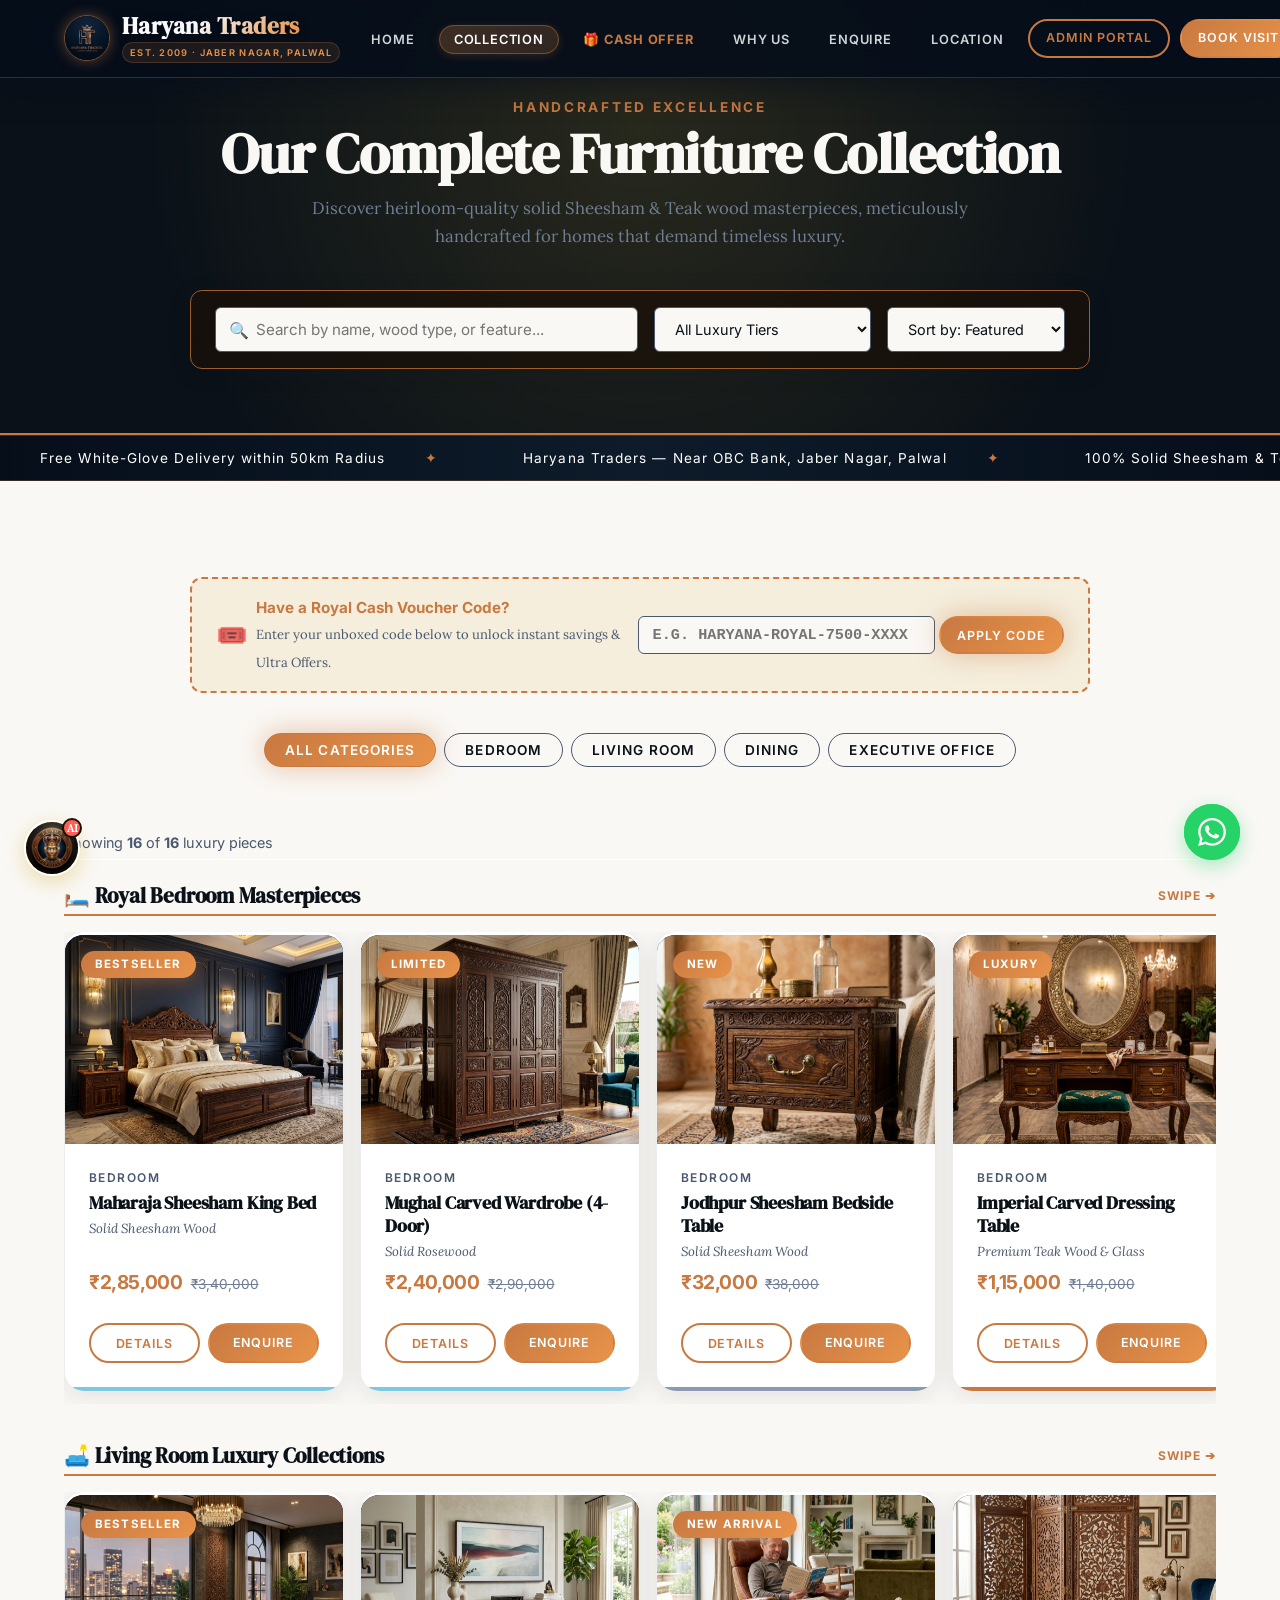
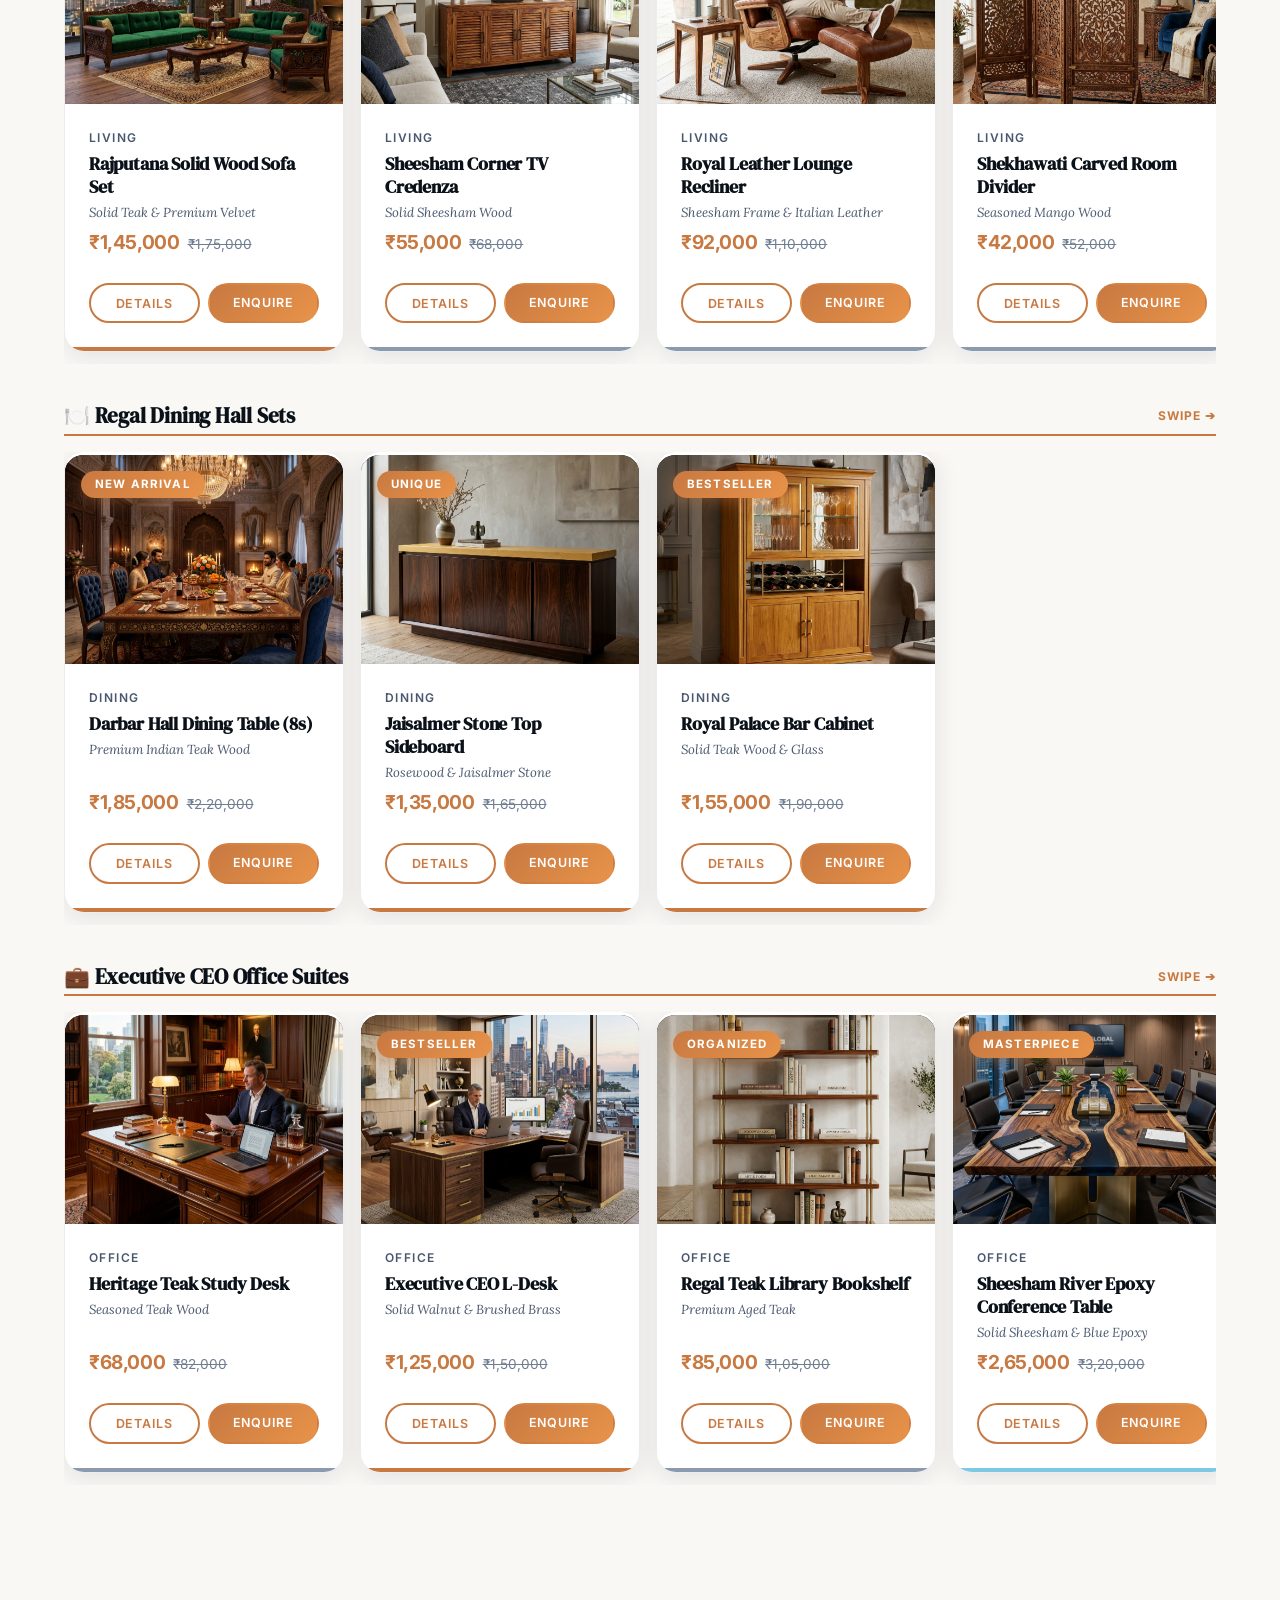
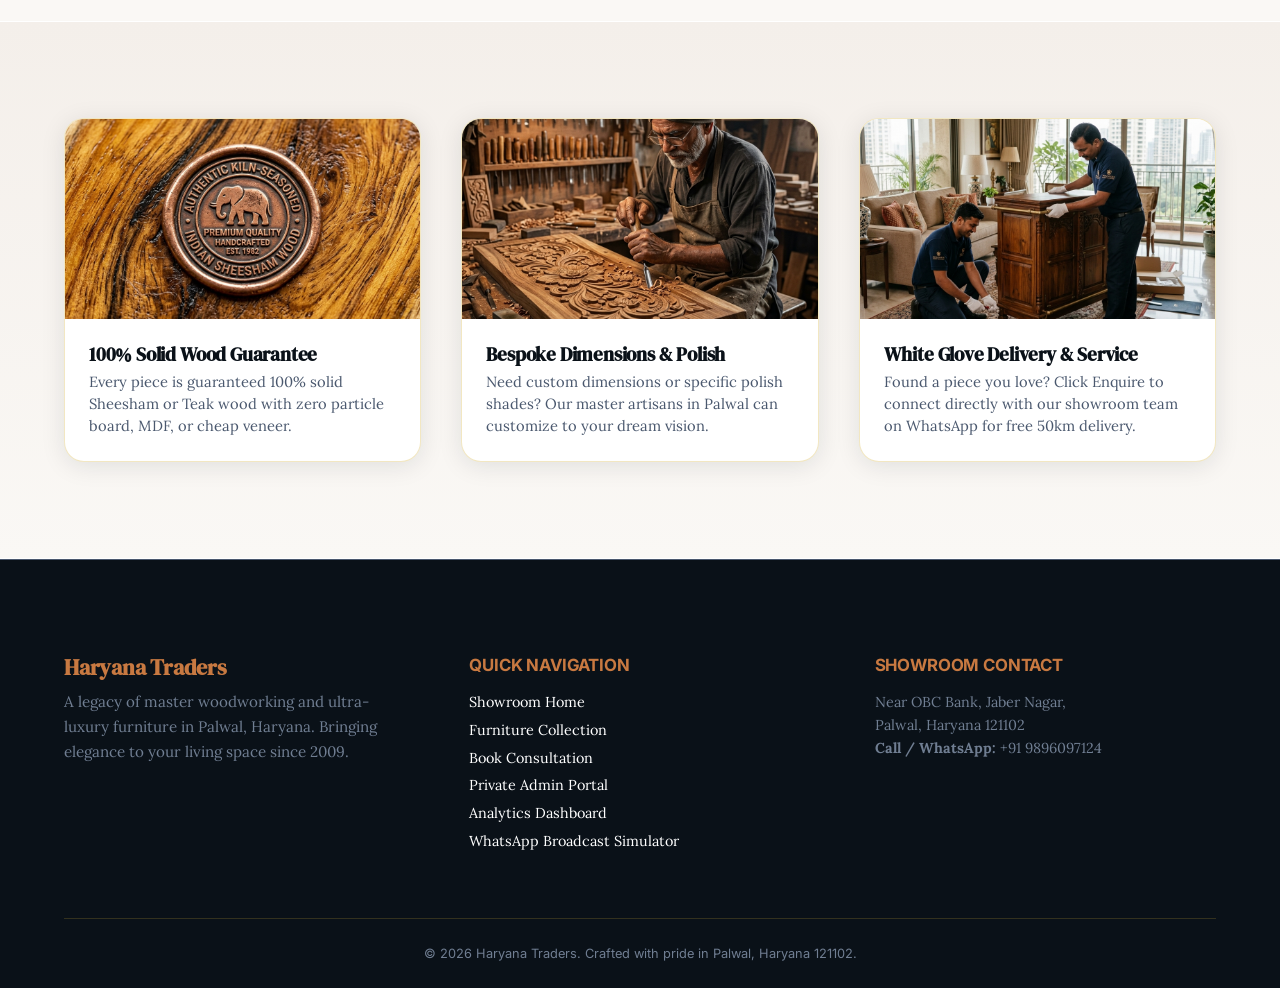
<file: products.html>
<!DOCTYPE html>
<html lang="en">

<head>
  <!--
    Haryana Traders (LuxeWood) — products.html
    Role: Dedicated Luxury Furniture Collection & Product Catalog Portal
    Dependencies: style.css, script.js
  -->
  <meta charset="UTF-8">
  <meta name="viewport" content="width=device-width, initial-scale=1.0">
  <meta name="description"
    content="Explore Haryana Traders curated collection of ultra-luxury solid Sheesham & Teak wood furniture in Palwal. Beds, Dining, Sofa sets & Executive desks.">

  <!-- Open Graph -->
  <meta property="og:title" content="Our Curated Collection — Haryana Traders">
  <meta property="og:description"
    content="Handcrafted Sheesham & Teak wood luxury furniture catalog for homes demanding the extraordinary.">
  <meta property="og:type" content="website">

  <title>Curated Collection — Haryana Traders</title>

  <!-- Favicon -->
  <link rel="icon"
    href="data:image/svg+xml,<svg xmlns=%22http://www.w3.org/2000/svg%22 viewBox=%220 0 100 100%22><text y=%22.9em%22 font-size=%2290%22>🪵</text></svg>">

  <!-- Stylesheet -->
  <link rel="stylesheet" href="style.css">
  <style>
    .catalog-hero {
      background-color: var(--clr-espresso);
      color: var(--clr-cream);
      padding: var(--space-3xl) 0 var(--space-2xl) 0;
      text-align: center;
      position: relative;
      background-image: radial-gradient(circle at 50% 30%, rgba(212, 175, 55, 0.15) 0%, transparent 70%);
      border-bottom: 2px solid var(--clr-gold);
    }

    .catalog-hero__eyebrow {
      color: var(--clr-gold);
      font-family: var(--font-ui);
      font-size: var(--fs-small);
      font-weight: 700;
      letter-spacing: 0.2em;
      text-transform: uppercase;
      margin-bottom: var(--space-xs);
      display: block;
    }

    .catalog-hero__title {
      color: var(--clr-cream);
      font-size: var(--fs-h1);
      margin-bottom: var(--space-sm);
    }

    .catalog-hero__subtitle {
      max-width: 680px;
      margin: 0 auto var(--space-xl) auto;
      color: var(--clr-ash);
      font-size: var(--fs-body);
    }

    .search-filter-bar {
      max-width: 900px;
      margin: 0 auto;
      background: rgba(26, 16, 8, 0.7);
      backdrop-filter: blur(10px);
      border: 1px solid var(--clr-gold-dim);
      border-radius: var(--radius-md);
      padding: var(--space-md) var(--space-lg);
      display: flex;
      flex-wrap: wrap;
      gap: var(--space-md);
      align-items: center;
      box-shadow: var(--shadow-card);
    }

    .search-input-wrap {
      flex: 1 1 280px;
      position: relative;
    }

    .search-input {
      width: 100%;
      padding: 0.75rem 1rem 0.75rem 2.5rem;
      background: var(--clr-cream);
      border: 1px solid var(--clr-bark);
      border-radius: var(--radius-sm);
      color: var(--clr-espresso);
      font-family: var(--font-ui);
      font-size: 0.95rem;
    }

    .search-input:focus {
      outline: none;
      border-color: var(--clr-gold);
      box-shadow: 0 0 10px rgba(212, 175, 55, 0.3);
    }

    .search-icon {
      position: absolute;
      left: 0.85rem;
      top: 50%;
      transform: translateY(-50%);
      font-size: 1rem;
      color: var(--clr-bark);
    }

    .filter-select {
      background: var(--clr-cream);
      border: 1px solid var(--clr-bark);
      border-radius: var(--radius-sm);
      padding: 0.75rem 1rem;
      font-family: var(--font-ui);
      font-size: 0.9rem;
      color: var(--clr-espresso);
      cursor: pointer;
    }

    .product-counter-bar {
      display: flex;
      justify-content: space-between;
      align-items: center;
      margin-bottom: var(--space-lg);
      padding-bottom: var(--space-xs);
      border-bottom: 1px solid var(--clr-linen);
      font-family: var(--font-ui);
      color: var(--clr-bark);
      font-size: 0.9rem;
    }

    .no-products-state {
      text-align: center;
      padding: var(--space-3xl) var(--space-lg);
      background: var(--clr-smoke);
      border-radius: var(--radius-md);
      border: 1px dashed var(--clr-bark);
      grid-column: 1 / -1;
    }

    .category-scroll-container::-webkit-scrollbar {
      height: 6px;
    }

    .category-scroll-container::-webkit-scrollbar-track {
      background: transparent;
    }

    .category-scroll-container::-webkit-scrollbar-thumb {
      background: var(--clr-gold-dim);
      border-radius: 6px;
    }

    .category-scroll-container::-webkit-scrollbar-thumb:hover {
      background: var(--clr-gold);
    }

    @media (max-width: 768px) {
      .search-filter-bar {
        flex-direction: column;
        align-items: stretch;
        padding: var(--space-md) !important;
      }

      .search-input-wrap,
      .filter-select {
        width: 100% !important;
        flex: 1 1 auto !important;
      }

      .catalog-hero {
        padding: calc(76px + var(--space-xl)) 0 var(--space-xl) 0 !important;
      }

      .catalog-hero__title {
        font-size: var(--fs-h1) !important;
      }

      .catalog-hero__subtitle {
        font-size: 0.95rem !important;
        margin-bottom: var(--space-lg) !important;
      }

      .product-counter-bar {
        flex-direction: column;
        align-items: flex-start;
        gap: var(--space-xs);
      }
    }

    @media (max-width: 480px) {
      .catalog-hero {
        padding: calc(76px + var(--space-lg)) 0 var(--space-lg) 0 !important;
      }

      #voucher-code-wrap {
        padding: var(--space-md) var(--space-sm) !important;
      }
    }
  </style>
</head>

<body>

  <!-- ==========================================
       1. TOP NAVIGATION BAR
       ========================================== -->
  <header class="top-nav" id="top-nav">
    <div class="container top-nav__inner">
      <a href="index.html" class="nav-logo">
        <img src="assets/haryana_traders_logo.png" alt="Haryana Traders Logo" class="nav-logo__img">
        <span class="nav-logo__text">
          <span class="nav-logo__title">Haryana Traders</span>
          <span class="nav-logo__subtitle">Est. 2009 · Jaber Nagar, Palwal</span>
        </span>
      </a>

      <nav>
        <ul class="nav-links">
          <li><a href="index.html" class="nav-link">Home</a></li>
          <li><a href="products.html" class="nav-link active">Collection</a></li>
          <li><a href="offer.html" class="nav-link" style="color: var(--clr-gold); font-weight: 700;">🎁 Cash Offer</a>
          </li>
          <li><a href="index.html#why-us" class="nav-link">Why Us</a></li>
          <li><a href="index.html#enquiry" class="nav-link">Enquire</a></li>
          <li><a href="index.html#map" class="nav-link">Location</a></li>
          <li><a href="admin.html" class="btn btn--outline btn--sm">Admin Portal</a></li>
          <li><a href="index.html#enquiry" class="btn btn--primary btn--sm">Book Visit</a></li>
        </ul>
      </nav>

      <button class="mobile-toggle" id="mobile-toggle" aria-label="Toggle Navigation">
        <span class="mobile-toggle__bar"></span>
        <span class="mobile-toggle__bar"></span>
        <span class="mobile-toggle__bar"></span>
      </button>
    </div>
  </header>

  <!-- Mobile Overlay Menu -->
  <div class="mobile-menu" id="mobile-menu">
    <a href="index.html" class="nav-link mobile-link">Home</a>
    <a href="products.html" class="nav-link mobile-link active">Collection</a>
    <a href="offer.html" class="nav-link mobile-link" style="color: var(--clr-gold); font-weight: 700;">🎁 Cash Offer</a>
    <a href="index.html#why-us" class="nav-link mobile-link">Why Us</a>
    <a href="index.html#enquiry" class="nav-link mobile-link">Enquire</a>
    <a href="index.html#map" class="nav-link mobile-link">Location</a>
    <a href="admin.html" class="btn btn--outline">Admin Portal</a>
    <a href="index.html#enquiry" class="btn btn--primary">Book Showroom Visit</a>
  </div>

  <!-- ==========================================
       2. CATALOG HERO & SEARCH BAR
       ========================================== -->
  <section class="catalog-hero">
    <div class="container">
      <span class="catalog-hero__eyebrow">HANDCRAFTED EXCELLENCE</span>
      <h1 class="catalog-hero__title">Our Complete Furniture Collection</h1>
      <p class="catalog-hero__subtitle">
        Discover heirloom-quality solid Sheesham & Teak wood masterpieces, meticulously handcrafted for homes that
        demand timeless luxury.
      </p>

      <!-- Search & Filter Options -->
      <div class="search-filter-bar">
        <div class="search-input-wrap">
          <span class="search-icon">🔍</span>
          <input type="text" id="search-input" class="search-input"
            placeholder="Search by name, wood type, or feature...">
        </div>

        <select id="tier-filter" class="filter-select">
          <option value="all">All Luxury Tiers</option>
          <option value="diamond">Diamond Tier (₹2.0L+)</option>
          <option value="gold">Gold Tier (₹1.0L – ₹2.0L)</option>
          <option value="silver">Silver Tier (Under ₹1.0L)</option>
        </select>

        <select id="sort-filter" class="filter-select">
          <option value="default">Sort by: Featured</option>
          <option value="price-low">Price: Low to High</option>
          <option value="price-high">Price: High to Low</option>
          <option value="name">Name: A to Z</option>
        </select>
      </div>
    </div>
  </section>

  <!-- Announcement Ticker -->
  <div class="ticker-bar">
    <div class="ticker-track">
      <span class="ticker-item">Free White-Glove Delivery within 50km Radius</span>
      <span class="ticker-item">Haryana Traders — Near OBC Bank, Jaber Nagar, Palwal</span>
      <span class="ticker-item">100% Solid Sheesham & Teak Wood — No MDF or Veneer</span>
      <span class="ticker-item">Custom Handcrafted Orders Welcome</span>
      <span class="ticker-item">Interest-Free EMI Available on Diamond Tier Pieces</span>
    </div>
  </div>

  <!-- ==========================================
       3. MAIN PRODUCT CATALOG
       ========================================== -->
  <section class="section" id="catalog">
    <div class="container">
      <!-- Royal Voucher Code Bar & Active Banner -->
      <div id="voucher-code-wrap"
        style="max-width: 900px; margin: 0 auto var(--space-xl) auto; background: rgba(212, 175, 55, 0.12); border: 2px dashed var(--clr-gold); border-radius: var(--radius-md); padding: var(--space-md) var(--space-lg); display: flex; align-items: center; justify-content: space-between; flex-wrap: wrap; gap: var(--space-md);"
        class="voucher-code-bar">
        <div style="display: flex; align-items: center; gap: var(--space-sm); flex: 1 1 240px;">
          <span style="font-size: 1.6rem;">🎟️</span>
          <div>
            <strong
              style="color: var(--clr-gold); font-size: 0.95rem; display: block; font-family: var(--font-ui);">Have a
              Royal Cash Voucher Code?</strong>
            <span style="font-size: 0.82rem; color: var(--clr-bark);">Enter your unboxed code below to unlock instant
              savings & Ultra Offers.</span>
          </div>
        </div>

        <div class="voucher-input-wrap" style="display: flex; gap: var(--space-xs); flex: 1 1 260px;">
          <input type="text" id="voucher-input" class="search-input" placeholder="e.g. HARYANA-ROYAL-7500-XXXX"
            style="flex: 1; text-transform: uppercase; font-family: var(--font-mono); font-weight: 700; padding: 0.55rem 0.85rem;">
          <button id="btn-apply-voucher" class="btn btn--primary btn--sm"
            style="box-shadow: var(--shadow-gold); white-space: nowrap;">Apply Code</button>
        </div>
      </div>

      <div id="active-voucher-banner"
        style="display: none; max-width: 900px; margin: 0 auto var(--space-xl) auto; background: var(--clr-espresso); border: 2px solid var(--clr-gold); border-radius: var(--radius-md); padding: var(--space-md) var(--space-lg); color: var(--clr-cream); justify-content: space-between; align-items: center; flex-wrap: wrap; gap: var(--space-sm); box-shadow: var(--shadow-gold);">
        <div>
          <span class="tier-badge tier-badge--diamond" style="margin-right: 6px;">VOUCHER ACTIVE</span>
          <strong style="color: var(--clr-gold); font-size: 1.1rem;" id="active-voucher-text">₹7,500 Discount Code
            Applied!</strong>
          <p style="font-size: 0.85rem; color: var(--clr-ash); margin-top: 2px;" id="active-voucher-subtext">Showing net
            savings on qualifying solid wood pieces.</p>
        </div>
        <button id="btn-remove-voucher" class="btn btn--outline btn--sm"
          style="color: #FF5F56; border-color: #FF5F56;">Remove Voucher</button>
      </div>

      <!-- Filter Category Tabs -->
      <div class="filter-tabs" id="filter-tabs">
        <button class="filter-tab active" data-filter="all">All Categories</button>
        <button class="filter-tab" data-filter="Bedroom">Bedroom</button>
        <button class="filter-tab" data-filter="Living">Living Room</button>
        <button class="filter-tab" data-filter="Dining">Dining</button>
        <button class="filter-tab" data-filter="Office">Executive Office</button>
      </div>

      <!-- Results Count & Active Info -->
      <div class="product-counter-bar">
        <span id="product-count-text">Showing all products</span>
        <button id="reset-filters-btn" class="btn btn--outline btn--sm" style="display: none;">Reset Filters</button>
      </div>

      <!-- Product Grid -->
      <div class="grid-3" id="product-grid">
        <!-- JS rendered dynamically -->
      </div>
    </div>
  </section>

  <!-- ==========================================
       4. CRAFTSMANSHIP & BESPOKE PROMISE
       ========================================== -->
  <section class="section"
    style="background: linear-gradient(180deg, var(--clr-smoke) 0%, var(--clr-cream) 100%); border-top: 1px solid var(--clr-linen); border-bottom: 1px solid var(--clr-linen);">
    <div class="container">
      <div class="grid-3">
        <div class="card" style="overflow: hidden; border: 1px solid rgba(212, 175, 55, 0.3); background: #FFF;">
          <div style="aspect-ratio: 16/9; overflow: hidden;">
            <img src="assets/solid_wood.png" alt="100% Solid Wood Guarantee"
              style="width: 100%; height: 100%; object-fit: cover;">
          </div>
          <div style="padding: var(--space-lg); text-align: left;">
            <h3 style="font-size: 1.2rem; color: var(--clr-espresso); margin-bottom: 6px;">100% Solid Wood Guarantee
            </h3>
            <p style="font-size: 0.92rem; color: var(--clr-bark); line-height: 1.5;">Every piece is guaranteed 100%
              solid Sheesham or Teak wood with zero particle board, MDF, or cheap veneer.</p>
          </div>
        </div>

        <div class="card" style="overflow: hidden; border: 1px solid rgba(212, 175, 55, 0.3); background: #FFF;">
          <div style="aspect-ratio: 16/9; overflow: hidden;">
            <img src="assets/craftsmanship.png" alt="Custom Handcrafted Carvings"
              style="width: 100%; height: 100%; object-fit: cover;">
          </div>
          <div style="padding: var(--space-lg); text-align: left;">
            <h3 style="font-size: 1.2rem; color: var(--clr-espresso); margin-bottom: 6px;">Bespoke Dimensions & Polish
            </h3>
            <p style="font-size: 0.92rem; color: var(--clr-bark); line-height: 1.5;">Need custom dimensions or specific
              polish shades? Our master artisans in Palwal can customize to your dream vision.</p>
          </div>
        </div>

        <div class="card" style="overflow: hidden; border: 1px solid rgba(212, 175, 55, 0.3); background: #FFF;">
          <div style="aspect-ratio: 16/9; overflow: hidden;">
            <img src="assets/white_glove.png" alt="Direct Showroom Support"
              style="width: 100%; height: 100%; object-fit: cover;">
          </div>
          <div style="padding: var(--space-lg); text-align: left;">
            <h3 style="font-size: 1.2rem; color: var(--clr-espresso); margin-bottom: 6px;">White Glove Delivery &
              Service</h3>
            <p style="font-size: 0.92rem; color: var(--clr-bark); line-height: 1.5;">Found a piece you love? Click
              Enquire to connect directly with our showroom team on WhatsApp for free 50km delivery.</p>
          </div>
        </div>
      </div>
    </div>
  </section>

  <!-- ==========================================
       5. FOOTER
       ========================================== -->
  <footer
    style="background-color: var(--clr-espresso); color: var(--clr-linen); padding: var(--space-3xl) 0 var(--space-lg) 0; border-top: 1px solid var(--clr-bark);">
    <div class="container">
      <div class="grid-3" style="gap: var(--space-2xl); margin-bottom: var(--space-2xl);">
        <div>
          <h3 style="color: var(--clr-gold); margin-bottom: var(--space-sm);">Haryana Traders</h3>
          <p style="font-size: 0.95rem; color: var(--clr-ash);">
            A legacy of master woodworking and ultra-luxury furniture in Palwal, Haryana. Bringing elegance to your
            living space since 2009.
          </p>
        </div>

        <div>
          <h4
            style="color: var(--clr-gold); margin-bottom: var(--space-md); text-transform: uppercase; font-family: var(--font-ui);">
            Quick Navigation</h4>
          <ul
            style="list-style: none; display: flex; flex-direction: column; gap: var(--space-xs); font-family: var(--font-ui); font-size: 0.9rem;">
            <li><a href="index.html">Showroom Home</a></li>
            <li><a href="products.html">Furniture Collection</a></li>
            <li><a href="index.html#enquiry">Book Consultation</a></li>
            <li><a href="admin.html">Private Admin Portal</a></li>
            <li><a href="analytics.html">Analytics Dashboard</a></li>
            <li><a href="whatsapp.html">WhatsApp Broadcast Simulator</a></li>
          </ul>
        </div>

        <div>
          <h4
            style="color: var(--clr-gold); margin-bottom: var(--space-md); text-transform: uppercase; font-family: var(--font-ui);">
            Showroom Contact</h4>
          <p style="font-size: 0.9rem; color: var(--clr-ash); line-height: 1.6;">
            Near OBC Bank, Jaber Nagar,<br>
            Palwal, Haryana 121102<br>
            <strong>Call / WhatsApp:</strong> +91 9896097124
          </p>
        </div>
      </div>

      <div
        style="border-top: 1px solid rgba(212, 175, 55, 0.2); padding-top: var(--space-lg); text-align: center; font-family: var(--font-ui); font-size: 0.8rem; color: var(--clr-ash);">
        © 2026 Haryana Traders. Crafted with pride in Palwal, Haryana 121102.
      </div>
    </div>
  </footer>

  <!-- ==========================================
       6. QUICK VIEW MODAL
       ========================================== -->
  <div class="modal-overlay" id="quick-modal">
    <div class="modal-box">
      <button class="modal__close" id="modal-close-btn">&times;</button>
      <div class="modal__grid">
        <div class="modal__media" id="modal-media">
          <!-- Rendered dynamically -->
        </div>

        <div class="modal__content">
          <span class="section-header__eyebrow" id="modal-category">BEDROOM</span>
          <h3 class="modal__title" id="modal-title">Maharaja King Bed</h3>
          <p id="modal-material" style="font-style: italic; color: var(--clr-bark); margin-bottom: var(--space-sm);">
            Solid Sheesham Wood</p>

          <div class="card__price-row" style="margin-bottom: var(--space-md);">
            <span class="card__price" id="modal-price">₹2,85,000</span>
            <span class="card__mrp" id="modal-mrp">₹3,40,000</span>
          </div>

          <div id="modal-tier-badge" style="margin-bottom: var(--space-md);"></div>

          <p id="modal-desc" style="font-size: 0.95rem; color: var(--clr-espresso); margin-bottom: var(--space-md);">
            Description goes here...
          </p>

          <div class="modal__spec-grid">
            <div>
              <span class="spec-item__label">Dimensions</span>
              <span class="spec-item__value" id="modal-dims">78" × 72" × 54"</span>
            </div>
            <div>
              <span class="spec-item__label">Lead Time</span>
              <span class="spec-item__value" id="modal-lead">3–4 weeks</span>
            </div>
          </div>

          <a href="#" class="btn btn--primary btn--block" id="modal-enquire-btn">Enquire for This Piece →</a>
        </div>
      </div>
    </div>
  </div>

  <!-- ==========================================
       7. FLOATING WHATSAPP WIDGET
       ========================================== -->
  <div class="wa-widget">
    <span class="wa-widget__tooltip">Chat with Haryana Traders</span>
    <a href="https://wa.me/919896097124?text=Hello%20Haryana%20Traders%2C%20I'm%20interested%20in%20your%20furniture%20collection"
      target="_blank" class="wa-widget__btn" aria-label="WhatsApp Us">
      <div class="wa-widget__ring"></div>
      <svg width="28" height="28" viewBox="0 0 24 24" fill="currentColor">
        <path
          d="M.057 24l1.687-6.163c-1.041-1.804-1.588-3.849-1.587-5.946.003-6.556 5.338-11.891 11.893-11.891 3.181.001 6.167 1.24 8.413 3.488 2.245 2.248 3.481 5.236 3.48 8.414-.003 6.557-5.338 11.892-11.893 11.892-1.99-.001-3.951-.5-5.688-1.448l-6.305 1.654zm6.597-3.807c1.676.995 3.276 1.591 5.392 1.592 5.448 0 9.886-4.434 9.889-9.885.002-5.462-4.415-9.89-9.881-9.892-5.452 0-9.887 4.434-9.889 9.884-.001 2.225.651 3.891 1.746 5.634l-.999 3.648 3.742-.981zm11.387-5.464c-.074-.124-.272-.198-.57-.347-.297-.149-1.758-.868-2.031-.967-.272-.099-.47-.149-.669.149-.198.297-.768.967-.941 1.165-.173.198-.347.223-.644.074-.297-.149-1.255-.462-2.39-1.475-.883-.788-1.48-1.761-1.653-2.059-.173-.297-.018-.458.13-.606.134-.133.297-.347.446-.521.151-.172.2-.296.3-.495.099-.198.05-.372-.025-.521-.075-.148-.669-1.611-.916-2.206-.242-.579-.487-.501-.669-.51l-.57-.01c-.198 0-.52.074-.792.372s-1.04 1.016-1.04 2.479 1.065 2.876 1.213 3.074c.149.198 2.095 3.2 5.076 4.487.709.306 1.263.489 1.694.626.712.226 1.36.194 1.872.118.572-.085 1.758-.719 2.006-1.413.248-.695.248-1.29.173-1.414z" />
      </svg>
    </a>
  </div>

  <!-- Script File -->
  <script src="script.js"></script>
  <script src="chatbot.js"></script>
  <script>
    document.addEventListener('DOMContentLoaded', () => {
      const productGrid = document.getElementById('product-grid');
      const filterTabs = document.getElementById('filter-tabs');
      const searchInput = document.getElementById('search-input');
      const tierFilter = document.getElementById('tier-filter');
      const sortFilter = document.getElementById('sort-filter');
      const productCountText = document.getElementById('product-count-text');
      const resetFiltersBtn = document.getElementById('reset-filters-btn');

      let currentCategory = 'all';
      let activeVoucher = null;

      function renderProducts() {
        const allProducts = LuxeWood.getProducts();
        const searchVal = searchInput.value.trim().toLowerCase();
        const selectedTier = tierFilter.value;
        const sortVal = sortFilter.value;

        // Filter logic
        let filtered = allProducts.filter(p => {
          // Voucher code strict qualification filter: only show pieces >= minPrice
          if (activeVoucher && p.price < activeVoucher.minPrice) return false;

          // Category match
          if (currentCategory !== 'all' && p.category !== currentCategory) return false;

          // Tier match
          if (selectedTier !== 'all') {
            const tier = LuxeWood.calculateTier(p.price);
            if (tier !== selectedTier) return false;
          }

          // Search match
          if (searchVal) {
            const nameMatch = p.name.toLowerCase().includes(searchVal);
            const matMatch = p.material ? p.material.toLowerCase().includes(searchVal) : false;
            const catMatch = p.category ? p.category.toLowerCase().includes(searchVal) : false;
            if (!nameMatch && !matMatch && !catMatch) return false;
          }

          return true;
        });

        // Sorting logic
        if (sortVal === 'price-low') {
          filtered.sort((a, b) => a.price - b.price);
        } else if (sortVal === 'price-high') {
          filtered.sort((a, b) => b.price - a.price);
        } else if (sortVal === 'name') {
          filtered.sort((a, b) => a.name.localeCompare(b.name));
        }

        // Counter UI
        const isFiltered = currentCategory !== 'all' || selectedTier !== 'all' || searchVal !== '' || sortVal !== 'default' || activeVoucher !== null;
        resetFiltersBtn.style.display = isFiltered ? 'inline-block' : 'none';

        if (activeVoucher) {
          productCountText.innerHTML = `🔥 Showing <strong>${filtered.length}</strong> Qualifying Ultra Offer Pieces for Voucher <strong style="color:var(--clr-gold);">${activeVoucher.code}</strong> (Min Order ₹${activeVoucher.minPrice.toLocaleString('en-IN')})`;
        } else {
          productCountText.innerHTML = `Showing <strong>${filtered.length}</strong> of <strong>${allProducts.length}</strong> luxury pieces`;
        }

        // Helper to output card markup
        function getCardHTML(p, tier, hasImage, isQualifying, netPrice, isGrid) {
          const cardWidth = isGrid ? 'width: 100%;' : 'flex: 0 0 280px; width: 280px; scroll-snap-align: start;';
          return `
            <div class="card" data-id="${p.id}" style="${cardWidth}; ${isQualifying ? 'border: 2px solid var(--clr-gold); box-shadow: 0 0 20px rgba(212, 175, 55, 0.4);' : ''}">
              <div class="card__image-wrap">
                ${hasImage ? `<img src="${hasImage}" alt="${p.name}">` : `<div class="card__placeholder-icon flex-center height-full">${p.images[0] || '\u{1FA91}'}</div>`}
                ${isQualifying ? `<span class="card__badge" style="background: linear-gradient(135deg, #FF5F56 0%, #D4AF37 100%); color: #FFF; font-weight: bold;">\uD83D\uDD25 ULTRA OFFER (\u20B9${activeVoucher.amount.toLocaleString('en-IN')} OFF)</span>` : (p.badge ? `<span class="card__badge">${p.badge}</span>` : '')}
              </div>
              <div class="card__body">
                <span class="card__category">${p.category}</span>
                <h3 class="card__name" style="font-size: 1.15rem; line-height: 1.25; margin-bottom: 4px;">${p.name}</h3>
                <p class="card__origin" style="font-size: 0.82rem; margin-bottom: var(--space-xs);">${p.material}</p>
                <div class="card__price-row" style="flex-wrap: wrap; margin-bottom: var(--space-md); margin-top: auto;">
                  ${isQualifying ? `
                    <div>
                      <span class="card__price" style="color: #2D6A4F; font-size: 1.3rem;">${LuxeWood.formatPrice(netPrice)}</span>
                      <s style="color: var(--clr-ash); font-size: 0.85rem; text-decoration: line-through; margin-left: 6px;">${LuxeWood.formatPrice(p.price)}</s>
                      <span style="font-size: 0.72rem; color: var(--clr-gold); display: block; font-family: var(--font-ui); margin-top: 2px;">Voucher Code ${activeVoucher.code} Applied</span>
                    </div>
                  ` : `
                    <span class="card__price" style="font-size: 1.2rem;">${LuxeWood.formatPrice(p.price)}</span>
                    ${p.mrp > p.price ? `<span class="card__mrp" style="font-size: 0.85rem;">${LuxeWood.formatPrice(p.mrp)}</span>` : ''}
                    ${activeVoucher ? `<span style="font-size: 0.72rem; color: var(--clr-ash); display: block; width: 100%; margin-top: 2px;">*(Requires min \u20B9${activeVoucher.minPrice.toLocaleString('en-IN')} order)*</span>` : ''}
                  `}
                </div>
                <div class="card__actions" style="margin-top: 8px;">
                  <button class="btn btn--outline btn--sm quick-view-btn" data-id="${p.id}" style="padding: 0.5rem 0.6rem; font-size: 0.78rem;">Details</button>
                  <a href="index.html?product=${p.id}${activeVoucher ? `&voucher=${activeVoucher.code}` : ''}#enquiry" class="btn btn--primary btn--sm direct-enquire-btn" style="padding: 0.5rem 0.6rem; font-size: 0.78rem;">Enquire</a>
                </div>
              </div>
              <div class="card__tier-indicator card__tier-indicator--${tier}"></div>
            </div>
          `;
        }

        // Render Grid or Category Scroll Sections
        if (filtered.length === 0) {
          productGrid.className = "grid-3";
          productGrid.innerHTML = `
            <div class="no-products-state">
              <div style="font-size: 3rem; margin-bottom: var(--space-sm);">🪵</div>
              <h3>No Furniture Pieces Match Your Criteria</h3>
              <p style="color: var(--clr-bark); margin-bottom: var(--space-md);">Try adjusting your search query, tier filter, or category tab.</p>
              <button class="btn btn--primary btn--sm" id="clear-filters-trigger">Reset All Filters</button>
            </div>
          `;
          document.getElementById('clear-filters-trigger')?.addEventListener('click', resetFilters);
          return;
        }

        if (currentCategory === 'all') {
          // Group products by category
          const categories = {
            'Bedroom': { title: '🛏️ Royal Bedroom Masterpieces', items: [] },
            'Living': { title: '🛋️ Living Room Luxury Collections', items: [] },
            'Dining': { title: '🍽️ Regal Dining Hall Sets', items: [] },
            'Office': { title: '💼 Executive CEO Office Suites', items: [] }
          };

          filtered.forEach(p => {
            if (categories[p.category]) {
              categories[p.category].items.push(p);
            }
          });

          let html = '';
          for (const key in categories) {
            const cat = categories[key];
            if (cat.items.length > 0) {
              html += `
                <div class="category-scroll-section" style="margin-bottom: var(--space-xl); width: 100%;">
                  <h3 class="category-scroll-title" style="font-family: var(--font-display); color: var(--clr-espresso); font-size: 1.3rem; margin-bottom: var(--space-md); display: flex; justify-content: space-between; align-items: center; border-bottom: 2px solid var(--clr-gold); padding-bottom: 6px;">
                    <span>${cat.title}</span>
                    <span style="font-size: 0.75rem; font-family: var(--font-ui); color: var(--clr-gold); font-weight: 700; text-transform: uppercase; letter-spacing: 1px;">Swipe ➔</span>
                  </h3>
                  <div class="category-scroll-container" style="display: flex; gap: var(--space-md); overflow-x: auto; padding-bottom: 12px; scroll-behavior: smooth; -webkit-overflow-scrolling: touch; scrollbar-width: thin; scrollbar-color: var(--clr-gold-dim) transparent;">
                    ${cat.items.map(p => {
                const tier = LuxeWood.calculateTier(p.price);
                const hasImage = LuxeWood.getProductImage(p);
                let isQualifying = false;
                let netPrice = p.price;
                if (activeVoucher && p.price >= activeVoucher.minPrice) {
                  isQualifying = true;
                  netPrice = p.price - activeVoucher.amount;
                }
                return getCardHTML(p, tier, hasImage, isQualifying, netPrice);
              }).join('')}
                  </div>
                </div>
              `;
            }
          }
          productGrid.className = "";
          productGrid.innerHTML = html;
        } else {
          // If a specific category tab is selected, render a neat grid
          productGrid.className = "grid-3";
          productGrid.innerHTML = filtered.map(p => {
            const tier = LuxeWood.calculateTier(p.price);
            const hasImage = LuxeWood.getProductImage(p);
            let isQualifying = false;
            let netPrice = p.price;
            if (activeVoucher && p.price >= activeVoucher.minPrice) {
              isQualifying = true;
              netPrice = p.price - activeVoucher.amount;
            }
            return getCardHTML(p, tier, hasImage, isQualifying, netPrice, true);
          }).join('');
        }

        // Re-attach listeners
        document.querySelectorAll('.quick-view-btn').forEach(btn => {
          btn.addEventListener('click', (e) => openQuickModal(e.target.dataset.id));
        });
      }

      function resetFilters() {
        currentCategory = 'all';
        searchInput.value = '';
        tierFilter.value = 'all';
        sortFilter.value = 'default';
        document.querySelectorAll('.filter-tab').forEach(t => t.classList.remove('active'));
        document.querySelector('.filter-tab[data-filter="all"]')?.classList.add('active');
        renderProducts();
      }

      resetFiltersBtn.addEventListener('click', resetFilters);

      // Event Listeners
      filterTabs.addEventListener('click', (e) => {
        if (e.target.classList.contains('filter-tab')) {
          document.querySelectorAll('.filter-tab').forEach(t => t.classList.remove('active'));
          e.target.classList.add('active');
          currentCategory = e.target.dataset.filter;
          renderProducts();
        }
      });

      searchInput.addEventListener('input', renderProducts);
      tierFilter.addEventListener('change', renderProducts);
      sortFilter.addEventListener('change', renderProducts);

      // Modal Logic
      const modal = document.getElementById('quick-modal');
      const closeBtn = document.getElementById('modal-close-btn');

      function openQuickModal(prodId) {
        const product = LuxeWood.getProductById(prodId);
        if (!product) return;

        const tier = LuxeWood.calculateTier(product.price);
        const hasImg = LuxeWood.getProductImage(product);

        document.getElementById('modal-media').innerHTML = hasImg ? `<img src="${hasImg}" alt="${product.name}">` : `<div style="font-size: 6rem;">${product.images[0] || '🪑'}</div>`;
        document.getElementById('modal-category').innerText = product.category;
        document.getElementById('modal-title').innerText = product.name;
        document.getElementById('modal-material').innerText = product.material + ' · ' + product.finish;
        document.getElementById('modal-price').innerText = LuxeWood.formatPrice(product.price);
        document.getElementById('modal-mrp').innerText = product.mrp > product.price ? LuxeWood.formatPrice(product.mrp) : '';
        document.getElementById('modal-desc').innerText = product.description;
        document.getElementById('modal-dims').innerText = `${product.dimensions.L} × ${product.dimensions.W} × ${product.dimensions.H}`;
        document.getElementById('modal-lead').innerText = product.leadTime;

        document.getElementById('modal-tier-badge').innerHTML = `
          <span class="tier-badge tier-badge--${tier}">${tier} Tier Piece</span>
        `;

        const modalEnquireBtn = document.getElementById('modal-enquire-btn');
        modalEnquireBtn.href = `index.html?product=${product.id}#enquiry`;

        modal.classList.add('open');
      }

      closeBtn.onclick = () => modal.classList.remove('open');
      modal.onclick = (e) => { if (e.target === modal) modal.classList.remove('open'); };
      document.addEventListener('keydown', (e) => { if (e.key === 'Escape') modal.classList.remove('open'); });

      // Scroll Handler
      const topNav = document.getElementById('top-nav');
      window.addEventListener('scroll', () => {
        if (window.scrollY > 40) topNav?.classList.add('scrolled');
        else topNav?.classList.remove('scrolled');
      });

      // Mobile Menu Toggle
      const mobileToggle = document.getElementById('mobile-toggle');
      const mobileMenu = document.getElementById('mobile-menu');
      mobileToggle.onclick = () => {
        mobileToggle.classList.toggle('open');
        mobileMenu.classList.toggle('open');
      };

      document.querySelectorAll('.mobile-link').forEach(link => {
        link.onclick = () => {
          mobileToggle.classList.remove('open');
          mobileMenu.classList.remove('open');
        };
      });

      // Initial Render
      renderProducts();

      // Voucher Application Handlers
      const voucherInput = document.getElementById('voucher-input');
      const btnApplyVoucher = document.getElementById('btn-apply-voucher');
      const activeVoucherBanner = document.getElementById('active-voucher-banner');
      const activeVoucherText = document.getElementById('active-voucher-text');
      const activeVoucherSubtext = document.getElementById('active-voucher-subtext');
      const btnRemoveVoucher = document.getElementById('btn-remove-voucher');

      function applyVoucherCode(codeStr) {
        if (!codeStr) return;
        const valid = LuxeWood.validateVoucher(codeStr);
        if (valid) {
          activeVoucher = valid;
          activeVoucherText.innerText = `₹${valid.amount.toLocaleString('en-IN')} Cash Voucher Applied! (${valid.code})`;
          activeVoucherSubtext.innerText = `Net discount applied to qualifying furniture pieces above ₹${valid.minPrice.toLocaleString('en-IN')}`;
          activeVoucherBanner.style.display = 'flex';
          LuxeWood.toast(`✅ Royal Voucher ${valid.code} applied! Showing Ultra Offers below.`, 'success', 5000);
          renderProducts();
        } else {
          LuxeWood.toast(`❌ Invalid or expired voucher code.`, 'error');
        }
      }

      btnApplyVoucher?.addEventListener('click', () => {
        applyVoucherCode(voucherInput.value);
      });

      voucherInput?.addEventListener('keydown', (e) => {
        if (e.key === 'Enter') applyVoucherCode(voucherInput.value);
      });

      btnRemoveVoucher?.addEventListener('click', () => {
        activeVoucher = null;
        activeVoucherBanner.style.display = 'none';
        voucherInput.value = '';
        LuxeWood.toast('Voucher code removed.', 'info');
        renderProducts();
      });

      // Check URL parameters (e.g. products.html?category=Bedroom or products.html?code=HARYANA-ROYAL-7500-X82K)
      const urlParams = new URLSearchParams(window.location.search);
      const categoryParam = urlParams.get('category');
      if (categoryParam) {
        const matchingTab = document.querySelector(`.filter-tab[data-filter="${categoryParam}"]`);
        if (matchingTab) matchingTab.click();
      }

      const codeParam = urlParams.get('code');
      if (codeParam) {
        voucherInput.value = codeParam;
        applyVoucherCode(codeParam);
      }

      const prodParam = urlParams.get('view');
      if (prodParam) {
        openQuickModal(prodParam);
      }
    });
  </script>
</body>

</html>
</file>
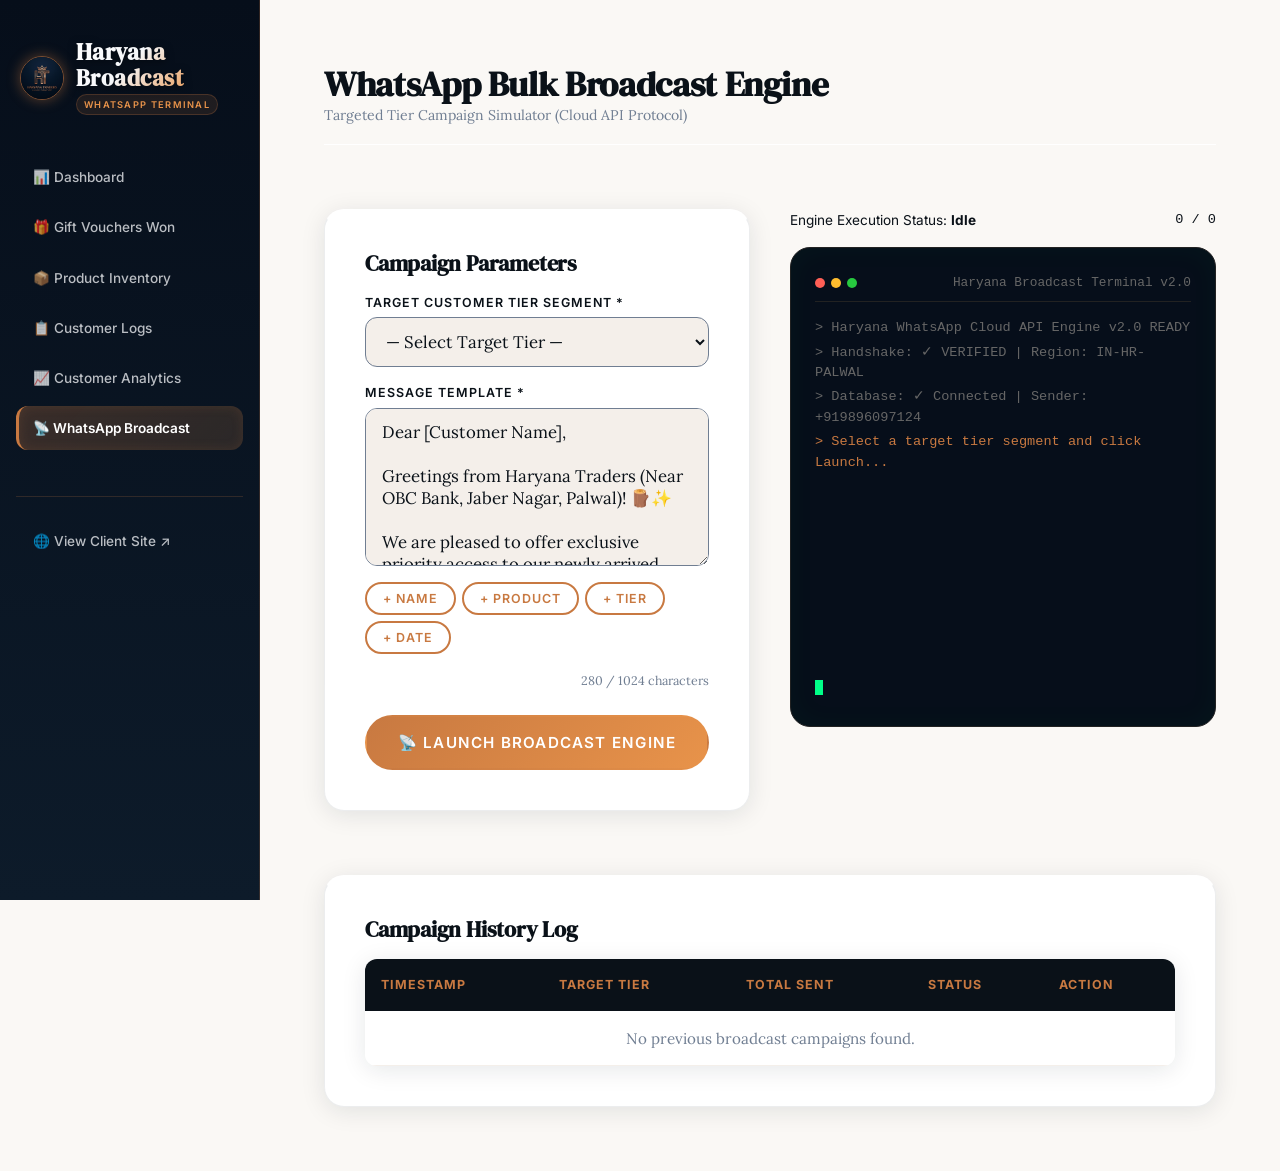
<file: whatsapp.html>
<!DOCTYPE html>
<html lang="en">

<head>
  <!--
    Haryana Traders (LuxeWood) — whatsapp.html
    Role: WhatsApp Bulk Broadcast Simulator Terminal Engine
    Dependencies: style.css, script.js
    Phase: 2 — Step 6
    Last Updated: 2026-07-18
  -->
  <meta charset="UTF-8">
  <meta name="viewport" content="width=device-width, initial-scale=1.0">
  <title>WhatsApp Broadcast Engine — Haryana Traders</title>

  <link rel="icon"
    href="data:image/svg+xml,<svg xmlns=%22http://www.w3.org/2000/svg%22 viewBox=%220 0 100 100%22><text y=%22.9em%22 font-size=%2290%22>🪵</text></svg>">
  <link rel="stylesheet" href="style.css">
  <style>
    .terminal-box {
      background-color: var(--clr-terminal-bg);
      border-radius: var(--radius-lg);
      font-family: var(--font-mono);
      color: var(--clr-terminal-txt);
      padding: var(--space-lg);
      min-height: 480px;
      max-height: 540px;
      overflow-y: auto;
      border: 1px solid #222;
      box-shadow: inset 0 0 30px rgba(0, 255, 65, 0.04);
      display: flex;
      flex-direction: column;
    }

    .terminal-header {
      display: flex;
      align-items: center;
      justify-content: space-between;
      border-bottom: 1px solid #222;
      padding-bottom: var(--space-sm);
      margin-bottom: var(--space-md);
      font-size: 0.8rem;
      color: #666;
    }

    .terminal-dots {
      display: flex;
      gap: 6px;
    }

    .terminal-dot {
      width: 10px;
      height: 10px;
      border-radius: 50%;
    }

    .terminal-dot--red {
      background-color: #FF5F56;
    }

    .terminal-dot--yellow {
      background-color: #FFBD2E;
    }

    .terminal-dot--green {
      background-color: #27C93F;
    }

    .terminal-log {
      display: flex;
      flex-direction: column;
      gap: 4px;
      font-size: 0.85rem;
      line-height: 1.5;
    }

    .t-success {
      color: var(--clr-terminal-txt);
    }

    .t-info {
      color: #00BFFF;
    }

    .t-gold {
      color: var(--clr-gold);
    }

    .t-dim {
      color: #666;
    }

    .t-warn {
      color: #FFBD2E;
    }

    .cursor {
      display: inline-block;
      width: 8px;
      height: 15px;
      background-color: var(--clr-terminal-txt);
      vertical-align: middle;
      animation: blink-cursor 1s infinite;
    }
  </style>
</head>

<body>

  <div class="admin-wrapper">
    <!-- SIDEBAR -->
    <aside class="admin-sidebar">
      <div class="sidebar-logo">
        <a href="index.html" class="nav-logo">
          <img src="assets/haryana_traders_logo.png" alt="Haryana Traders Logo" class="nav-logo__img" style="height: 44px; width: 44px;">
          <span class="nav-logo__text">
            <span class="nav-logo__title">Haryana Broadcast</span>
            <span class="nav-logo__subtitle">WhatsApp Terminal</span>
          </span>
        </a>
      </div>

      <ul class="sidebar-nav">
        <li><a href="admin.html">📊 Dashboard</a></li>
        <li><a href="admin.html#vouchers">🎁 Gift Vouchers Won</a></li>
        <li><a href="admin.html#products">📦 Product Inventory</a></li>
        <li><a href="admin.html#customers">📋 Customer Logs</a></li>
        <li><a href="analytics.html">📈 Customer Analytics</a></li>
        <li><a href="whatsapp.html" class="active">📡 WhatsApp Broadcast</a></li>
        <li
          style="margin-top: var(--space-xl); border-top: 1px solid rgba(200, 121, 65, 0.2); padding-top: var(--space-md);">
        </li>
        <li><a href="index.html" target="_blank">🌐 View Client Site ↗</a></li>
      </ul>
    </aside>

    <!-- MAIN CONTENT -->
    <main class="admin-main">
      <div class="admin-topbar">
        <div>
          <h2>WhatsApp Bulk Broadcast Engine</h2>
          <p style="font-size: 0.88rem; color: var(--clr-ash);">Targeted Tier Campaign Simulator (Cloud API Protocol)
          </p>
        </div>
      </div>

      <!-- GRID LAYOUT -->
      <div class="grid-2" style="gap: var(--space-xl);">
        <!-- LEFT PANEL: CAMPAIGN CONFIG -->
        <div class="card" style="padding: var(--space-xl);">
          <h3 style="margin-bottom: var(--space-md);">Campaign Parameters</h3>

          <!-- Step 1: Target Audience -->
          <div class="form-group">
            <label class="form-label" for="tier-select">Target Customer Tier Segment *</label>
            <select id="tier-select" class="form-select">
              <option value="">— Select Target Tier —</option>
              <option value="all">All Registered Customers (Silver + Gold + Diamond)</option>
              <option value="silver">⬜ Silver Tier (< ₹1,00,000)</option>
              <option value="gold">🌟 Gold Tier (₹1,00,000 – ₹2,00,000)</option>
              <option value="diamond">💎 Diamond Ultra-Luxury Elite (> ₹2,00,000)</option>
            </select>
          </div>

          <!-- Audience Preview -->
          <div id="audience-preview"
            style="background-color: var(--clr-smoke); padding: var(--space-md); border-radius: var(--radius-md); font-size: 0.85rem; margin-bottom: var(--space-md); display: none;">
            <strong>Target Audience Selected:</strong> <span id="audience-count">0</span> Customers
            <div id="audience-list" style="margin-top: 4px; color: var(--clr-bark);"></div>
          </div>

          <!-- Step 2: Message Template -->
          <div class="form-group">
            <label class="form-label" for="msg-template">Message Template *</label>
            <textarea id="msg-template" class="form-textarea" rows="6">Dear [Customer Name],

Greetings from Haryana Traders (Near OBC Bank, Jaber Nagar, Palwal)! 🪵✨

We are pleased to offer exclusive priority access to our newly arrived handcrafted Sheesham & Teak furniture series tailored for [Tier Label] members.

Visit our Palwal showroom today or reply to this WhatsApp to request a private video catalog.

Call us: +91 9896097124
— Haryana Traders Team</textarea>
          </div>

          <!-- Clickable Variable Chips -->
          <div style="display: flex; gap: 6px; flex-wrap: wrap; margin-bottom: var(--space-md);">
            <button class="btn btn--outline btn--sm var-chip" data-var="[Customer Name]">+ Name</button>
            <button class="btn btn--outline btn--sm var-chip" data-var="[Product Name]">+ Product</button>
            <button class="btn btn--outline btn--sm var-chip" data-var="[Tier Label]">+ Tier</button>
            <button class="btn btn--outline btn--sm var-chip" data-var="[Date]">+ Date</button>
          </div>

          <div style="font-size: 0.78rem; color: var(--clr-ash); margin-bottom: var(--space-lg); text-align: right;"
            id="char-count">
            280 / 1024 characters
          </div>

          <!-- Launch Button -->
          <button class="btn btn--primary btn--lg btn--block" id="btn-launch-broadcast" disabled>
            📡 Launch Broadcast Engine
          </button>
        </div>

        <!-- RIGHT PANEL: TERMINAL SIMULATOR -->
        <div>
          <!-- Progress Bar -->
          <div
            style="margin-bottom: var(--space-sm); display: flex; align-items: center; justify-content: space-between; font-family: var(--font-ui); font-size: 0.85rem;">
            <span>Engine Execution Status: <strong id="status-text">Idle</strong></span>
            <span id="progress-text" class="mono-text">0 / 0</span>
          </div>
          <div class="bar-outer" style="margin-bottom: var(--space-md);">
            <div class="bar-inner bar-inner--gold" id="broadcast-progress" style="width: 0%;"></div>
          </div>

          <!-- Terminal Box -->
          <div class="terminal-box" id="terminal-box">
            <div class="terminal-header">
              <div class="terminal-dots">
                <span class="terminal-dot terminal-dot--red"></span>
                <span class="terminal-dot terminal-dot--yellow"></span>
                <span class="terminal-dot terminal-dot--green"></span>
              </div>
              <span>Haryana Broadcast Terminal v2.0</span>
            </div>

            <div class="terminal-log" id="terminal-log">
              <span class="t-dim">> Haryana WhatsApp Cloud API Engine v2.0 READY</span>
              <span class="t-dim">> Handshake: ✓ VERIFIED | Region: IN-HR-PALWAL</span>
              <span class="t-dim">> Database: ✓ Connected | Sender: +919896097124</span>
              <span class="t-gold">> Select a target tier segment and click Launch...</span>
            </div>
            <div style="margin-top: auto;"><span class="cursor"></span></div>
          </div>

          <!-- Post Campaign Actions -->
          <div class="flex" style="gap: var(--space-md); margin-top: var(--space-md); display: none;"
            id="post-campaign-actions">
            <button class="btn btn--outline btn--sm" id="btn-export-log">📋 Export Terminal Log (.txt)</button>
            <button class="btn btn--dark btn--sm" id="btn-new-campaign">🔄 Reset Terminal</button>
          </div>
        </div>
      </div>

      <!-- BROADCAST HISTORY LOG TABLE -->
      <div class="card" style="padding: var(--space-xl); margin-top: var(--space-2xl);">
        <h3>Campaign History Log</h3>
        <div class="table-responsive" style="margin-top: var(--space-md);">
          <table class="data-table">
            <thead>
              <tr>
                <th>Timestamp</th>
                <th>Target Tier</th>
                <th>Total Sent</th>
                <th>Status</th>
                <th>Action</th>
              </tr>
            </thead>
            <tbody id="history-table-body">
              <!-- JS Populated -->
            </tbody>
          </table>
        </div>
      </div>
    </main>
  </div>

  <script src="script.js"></script>
  <script>
    document.addEventListener('DOMContentLoaded', () => {
      const tierSelect = document.getElementById('tier-select');
      const audiencePreview = document.getElementById('audience-preview');
      const audienceCount = document.getElementById('audience-count');
      const audienceList = document.getElementById('audience-list');
      const launchBtn = document.getElementById('btn-launch-broadcast');
      const msgArea = document.getElementById('msg-template');
      const charCount = document.getElementById('char-count');

      const terminalLog = document.getElementById('terminal-log');
      const terminalBox = document.getElementById('terminal-box');
      const progressBar = document.getElementById('broadcast-progress');
      const progressText = document.getElementById('progress-text');
      const statusText = document.getElementById('status-text');
      const postActions = document.getElementById('post-campaign-actions');

      let currentAudience = [];
      let fullLogText = "";

      // 1. URL Parameter Pre-selection (e.g. ?tier=diamond)
      const urlParams = new URLSearchParams(window.location.search);
      const paramTier = urlParams.get('tier');
      if (paramTier) {
        tierSelect.value = paramTier;
        updateAudience();
      }

      // 2. Audience Selection
      tierSelect.onchange = updateAudience;

      function updateAudience() {
        const val = tierSelect.value;
        if (!val) {
          audiencePreview.style.display = 'none';
          launchBtn.disabled = true;
          currentAudience = [];
          return;
        }

        currentAudience = LuxeWood.getCustomersByTier(val);
        audienceCount.innerText = currentAudience.length;

        const sample = currentAudience.slice(0, 4).map(c => c.name).join(', ');
        audienceList.innerText = sample ? `Recipients: ${sample}${currentAudience.length > 4 ? ` +${currentAudience.length - 4} more` : ''}` : 'No customers found in this tier.';

        audiencePreview.style.display = 'block';
        launchBtn.disabled = (currentAudience.length === 0 || !msgArea.value.trim());
      }

      // 3. Variable Insertion Chips
      document.querySelectorAll('.var-chip').forEach(btn => {
        btn.onclick = () => {
          const varTag = btn.dataset.var;
          const pos = msgArea.selectionStart || msgArea.value.length;
          msgArea.value = msgArea.value.slice(0, pos) + varTag + msgArea.value.slice(pos);
          updateCharCount();
          msgArea.focus();
        };
      });

      msgArea.oninput = updateCharCount;
      function updateCharCount() {
        charCount.innerText = `${msgArea.value.length} / 1024 characters`;
        launchBtn.disabled = (currentAudience.length === 0 || !msgArea.value.trim());
      }

      // 4. Terminal Simulation Execution
      launchBtn.onclick = () => {
        if (currentAudience.length === 0) return;

        launchBtn.disabled = true;
        tierSelect.disabled = true;
        msgArea.disabled = true;
        statusText.innerText = "Broadcasting...";

        terminalLog.innerHTML = "";
        fullLogText = "";

        function logLine(text, cssClass = '') {
          const span = document.createElement('span');
          if (cssClass) span.className = cssClass;
          span.innerText = text;
          terminalLog.appendChild(span);
          terminalBox.scrollTop = terminalBox.scrollHeight;
          fullLogText += text + "\n";
        }

        logLine(`> [${new Date().toLocaleTimeString()}] INITIATING WHATSAPP BROADCAST...`, 't-info');
        logLine(`> Target Segment: ${tierSelect.value.toUpperCase()} (${currentAudience.length} Recipients)`, 't-gold');
        logLine(`> Sender ID: Haryana Traders (+919896097124)`, 't-dim');
        logLine(`> ----------------------------------------------------`, 't-dim');

        let index = 0;
        progressBar.style.width = '0%';

        function processNext() {
          if (index >= currentAudience.length) {
            // Complete
            logLine(`> ----------------------------------------------------`, 't-dim');
            logLine(`> ✅ BROADCAST COMPLETE! Sent: ${currentAudience.length} | Failed: 0`, 't-success');
            logLine(`> All messages successfully delivered to Palwal recipients.`, 't-gold');

            statusText.innerText = "Finished";
            progressBar.style.width = '100%';
            progressText.innerText = `${currentAudience.length} / ${currentAudience.length}`;
            postActions.style.display = 'flex';

            // Save to Campaign History
            saveCampaignHistory(tierSelect.value, currentAudience.length);
            return;
          }

          const customer = currentAudience[index];
          const personalized = msgArea.value
            .replace(/\[Customer Name\]/g, customer.name)
            .replace(/\[Product Name\]/g, customer.productName)
            .replace(/\[Tier Label\]/g, customer.tier.toUpperCase())
            .replace(/\[Date\]/g, new Date().toLocaleDateString('en-IN'));

          logLine(`> QUEUED [+91 ${customer.phone}] → ${customer.name} (${customer.location})`, 't-info');
          logLine(`  Template injected: "${personalized.slice(0, 50)}..."`, 't-dim');

          setTimeout(() => {
            logLine(`  ✓ SENT to +91${customer.phone}  ✓ DELIVERED`, 't-success');
            index++;
            const pct = Math.round((index / currentAudience.length) * 100);
            progressBar.style.width = `${pct}%`;
            progressText.innerText = `${index} / ${currentAudience.length}`;

            setTimeout(processNext, 600);
          }, 400);
        }

        setTimeout(processNext, 800);
      };

      // 5. Campaign History Storage
      function saveCampaignHistory(tier, count) {
        let history = JSON.parse(localStorage.getItem('luxewood_broadcasts') || '[]');
        history.unshift({
          timestamp: new Date().toISOString(),
          tier: tier.toUpperCase(),
          sent: count,
          status: 'SUCCESS'
        });
        localStorage.setItem('luxewood_broadcasts', JSON.stringify(history));
        renderHistory();
      }

      function renderHistory() {
        let history = JSON.parse(localStorage.getItem('luxewood_broadcasts') || '[]');
        const tbody = document.getElementById('history-table-body');
        if (history.length === 0) {
          tbody.innerHTML = `<tr><td colspan="5" style="text-align: center; color: var(--clr-ash);">No previous broadcast campaigns found.</td></tr>`;
          return;
        }

        tbody.innerHTML = history.map(h => `
          <tr>
            <td>${LuxeWood.formatDate(h.timestamp)}</td>
            <td><span class="tier-badge tier-badge--gold">${h.tier}</span></td>
            <td><strong>${h.sent} Customers</strong></td>
            <td><span style="color: var(--clr-success); font-weight: 600;">✅ ${h.status}</span></td>
            <td><button class="btn btn--outline btn--sm" onclick="alert('Campaign details logged to terminal.')">Details</button></td>
          </tr>
        `).join('');
      }

      // 6. Reset Terminal
      document.getElementById('btn-new-campaign').onclick = () => {
        tierSelect.disabled = false;
        msgArea.disabled = false;
        tierSelect.value = "";
        updateAudience();
        postActions.style.display = 'none';
        statusText.innerText = "Idle";
        progressBar.style.width = '0%';
        progressText.innerText = "0 / 0";
        terminalLog.innerHTML = `<span class="t-dim">> Haryana WhatsApp Cloud API Engine v2.0 READY</span><span class="t-gold">> Select a target tier segment...</span>`;
      };

      // 7. Export Log Text File
      document.getElementById('btn-export-log').onclick = () => {
        const blob = new Blob([fullLogText], { type: "text/plain;charset=utf-8" });
        const url = URL.createObjectURL(blob);
        const a = document.createElement('a');
        a.href = url;
        a.download = `haryana_whatsapp_log_${Date.now()}.txt`;
        a.click();
        URL.revokeObjectURL(url);
        LuxeWood.toast("📋 Broadcast terminal log exported!", "success");
      };

      // Init History
      renderHistory();
    });
  </script>
</body>

</html>
</file>
<file: style.css>
/*
  Haryana Traders (LuxeWood) — style.css
  Role: Master Design System — Tokens, Typography, Layout, Components, Modals, Maps, Admin & Animations
  Dependencies: None (Google Fonts imported via @import)
  Phase: 1 — Step 1
  Last Updated: 2026-07-18
*/

/* ==========================================================================
   SECTION 1 — RESET & ROOT TOKENS
   ========================================================================== */

@import url('https://fonts.googleapis.com/css2?family=DM+Serif+Display:ital@0;1&family=Inter:wght@300;400;500;600;700&family=Lora:ital,wght@0,400;0,500;0,600;1,400&display=swap');

*,
*::before,
*::after {
  box-sizing: border-box;
  margin: 0;
  padding: 0;
}

:root {
  /* ── Color Tokens (Warm Luxury Ivory + Deep Navy & Copper) ── */
  --clr-espresso: #0A1118;
  /* Primary brand dark — navbars, sidebars, footer */
  --clr-gold: #C87941;
  /* Accent — CTAs, badges, highlights (Premium Copper) */
  --clr-gold-dim: #9E5D2B;
  /* Copper hover/pressed state */
  --clr-cream: #FAF8F5;
  /* Page background (Warm Luxury Ivory Cream) */
  --clr-linen: #FFFFFF;
  /* Card background (Pure Crisp White) */
  --clr-bark: #4A586E;
  /* Secondary text, labels */
  --clr-ash: #707E92;
  /* Muted text, captions */
  --clr-smoke: #F4EFEA;
  /* Alternate section fill (Warm Linen Cream) */
  --clr-carbon: #060E1A;
  /* Deep shadow, overlay */
  --clr-silver-tier: #8A9BB0;
  /* Silver customer tier */
  --clr-gold-tier: #C87941;
  /* Gold customer tier (Copper) */
  --clr-diamond-tier: #7EC8E3;
  /* Diamond customer tier */
  --clr-success: #1A7A52;
  /* Terminal success log */
  --clr-terminal-bg: #060E1A;
  /* Terminal background */
  --clr-terminal-txt: #00FF88;
  /* Terminal font (Emerald Green) */

  /* ── Typography Tokens ── */
  --font-display: 'DM Serif Display', Georgia, serif;
  --font-body: 'Lora', Times, serif;
  --font-ui: 'Inter', 'Segoe UI', sans-serif;
  --font-mono: 'Courier New', Courier, monospace;

  --fs-hero: clamp(2.8rem, 7vw, 6.5rem);
  --fs-h1: clamp(2rem, 4.5vw, 3.5rem);
  --fs-h2: clamp(1.4rem, 3vw, 2.2rem);
  --fs-h3: 1.35rem;
  --fs-body: 1.05rem;
  --fs-small: 0.85rem;
  --fs-mono: 0.82rem;

  /* ── Spacing & Layout ── */
  --space-xs: 0.25rem;
  --space-sm: 0.5rem;
  --space-md: 1rem;
  --space-lg: 1.5rem;
  --space-xl: 2.5rem;
  --space-2xl: 4rem;
  --space-3xl: 6rem;

  --radius-sm: 6px;
  --radius-md: 12px;
  --radius-lg: 20px;
  --radius-pill: 999px;

  --shadow-card: 0 4px 24px rgba(13, 27, 42, 0.10);
  --shadow-hover: 0 16px 48px rgba(13, 27, 42, 0.20);
  --shadow-modal: 0 24px 80px rgba(6, 14, 26, 0.60);
  --shadow-gold: 0 0 28px rgba(200, 121, 65, 0.45);

  --transition-fast: 150ms ease;
  --transition-base: 300ms cubic-bezier(0.4, 0, 0.2, 1);
  --transition-slow: 600ms cubic-bezier(0.16, 1, 0.3, 1);
}

html {
  scroll-behavior: smooth;
  font-size: 16px;
}

body {
  background-color: var(--clr-cream);
  color: var(--clr-espresso);
  font-family: var(--font-body);
  font-size: var(--fs-body);
  line-height: 1.65;
  -webkit-font-smoothing: antialiased;
  overflow-x: hidden;
}

/* Custom Text Selection */
::selection {
  background-color: var(--clr-gold);
  color: var(--clr-carbon);
}

/* ==========================================================================
   SECTION 2 — BASE TYPOGRAPHY
   ========================================================================== */

h1,
h2,
h3,
h4,
h5,
h6 {
  font-family: var(--font-display);
  font-weight: 700;
  color: var(--clr-espresso);
  line-height: 1.15;
  letter-spacing: -0.01em;
}

h1 {
  font-size: var(--fs-h1);
}

h2 {
  font-size: var(--fs-h2);
}

h3 {
  font-size: var(--fs-h3);
}

p,
li,
label {
  font-family: var(--font-body);
}

.ui-text {
  font-family: var(--font-ui);
}

.mono-text {
  font-family: var(--font-mono);
}

a {
  color: inherit;
  text-decoration: none;
  transition: color var(--transition-fast);
}

/* ==========================================================================
   SECTION 3 — LAYOUT SYSTEM
   ========================================================================== */

.container {
  max-width: 1200px;
  margin-left: auto;
  margin-right: auto;
  padding-left: var(--space-lg);
  padding-right: var(--space-lg);
}

.container-wide {
  max-width: 1440px;
  margin-left: auto;
  margin-right: auto;
  padding-left: var(--space-lg);
  padding-right: var(--space-lg);
}

.section {
  padding: var(--space-3xl) 0;
}

/* Grid Utilities */
.grid-2 {
  display: grid;
  grid-template-columns: repeat(2, 1fr);
  gap: var(--space-xl);
}

.grid-3 {
  display: grid;
  grid-template-columns: repeat(3, 1fr);
  gap: var(--space-xl);
}

.grid-4 {
  display: grid;
  grid-template-columns: repeat(4, 1fr);
  gap: var(--space-lg);
}

/* Flex Utilities */
.flex {
  display: flex;
}

.flex-center {
  display: flex;
  align-items: center;
  justify-content: center;
}

.flex-between {
  display: flex;
  align-items: center;
  justify-content: space-between;
}

.flex-col {
  display: flex;
  flex-direction: column;
}

.gap-sm {
  gap: var(--space-sm);
}

.gap-md {
  gap: var(--space-md);
}

.gap-lg {
  gap: var(--space-lg);
}

/* Section Header Utility */
.section-header {
  text-align: center;
  max-width: 720px;
  margin: 0 auto var(--space-2xl) auto;
}

.section-header__eyebrow {
  font-family: var(--font-ui);
  font-size: var(--fs-small);
  font-weight: 700;
  text-transform: uppercase;
  letter-spacing: 0.15em;
  color: var(--clr-gold);
  margin-bottom: var(--space-xs);
  display: block;
}

.section-header__title {
  margin-bottom: var(--space-sm);
}

.gold-divider {
  width: 80px;
  height: 3px;
  background: linear-gradient(90deg, transparent, var(--clr-gold) 30%, #E8934A, transparent);
  border-radius: 2px;
  margin: var(--space-md) auto;
}

/* ==========================================================================
   SECTION 4 — NAVIGATION (SHARED TOP NAV)
   ========================================================================== */

.top-nav {
  position: fixed;
  top: 0;
  left: 0;
  width: 100%;
  height: 78px;
  background-color: rgba(6, 14, 26, 0.90);
  backdrop-filter: blur(24px) saturate(190%);
  -webkit-backdrop-filter: blur(24px) saturate(190%);
  z-index: 1000;
  border-bottom: 1px solid rgba(200, 121, 65, 0.28);
  box-shadow: 0 8px 32px rgba(6, 14, 26, 0.6);
  transition: all var(--transition-base);
}

.top-nav.scrolled {
  height: 64px;
  background-color: rgba(6, 14, 26, 0.97);
  box-shadow: 0 12px 40px rgba(6, 14, 26, 0.85);
  border-bottom-color: rgba(200, 121, 65, 0.40);
}

.top-nav__inner {
  height: 100%;
  display: flex;
  align-items: center;
  justify-content: space-between;
  gap: var(--space-md);
}

.nav-logo {
  display: flex;
  flex-direction: row;
  align-items: center;
  gap: 12px;
  flex-shrink: 0;
  text-decoration: none;
}

.nav-logo__img {
  height: 46px;
  width: 46px;
  object-fit: cover;
  border-radius: 50%;
  border: 1.5px solid rgba(200, 121, 65, 0.6);
  box-shadow: 0 0 14px rgba(200, 121, 65, 0.45);
  transition: all 0.3s ease;
  flex-shrink: 0;
}

.nav-logo:hover .nav-logo__img {
  border-color: rgba(232, 147, 74, 0.9);
  box-shadow: 0 0 20px rgba(200, 121, 65, 0.8);
  transform: scale(1.08) rotate(3deg);
}

.nav-logo__text {
  display: flex;
  flex-direction: column;
}

.nav-logo__title {
  font-family: var(--font-display);
  font-size: 1.45rem;
  font-weight: 700;
  background: linear-gradient(135deg, #FFFFFF 0%, #F5F7FA 35%, #E8934A 80%, #C87941 100%);
  -webkit-background-clip: text;
  -webkit-text-fill-color: transparent;
  letter-spacing: 0.02em;
  line-height: 1.1;
  filter: drop-shadow(0 2px 4px rgba(0, 0, 0, 0.5));
}

.nav-logo__subtitle {
  font-family: var(--font-ui);
  font-size: 0.58rem;
  font-weight: 600;
  color: #E8934A;
  background: rgba(200, 121, 65, 0.12);
  border: 1px solid rgba(200, 121, 65, 0.25);
  padding: 2px 7px;
  border-radius: 999px;
  letter-spacing: 0.14em;
  text-transform: uppercase;
  margin-top: 3px;
  width: fit-content;
}

.nav-links {
  display: flex;
  align-items: center;
  gap: 0.6rem;
  list-style: none;
  margin: 0;
  padding: 0;
}

.nav-link {
  font-family: var(--font-ui);
  font-size: 0.8rem;
  font-weight: 600;
  color: rgba(245, 247, 250, 0.85);
  text-transform: uppercase;
  letter-spacing: 0.06em;
  position: relative;
  padding: 6px 14px;
  border-radius: 999px;
  white-space: nowrap;
  transition: all 0.2s ease;
  border: 1px solid transparent;
}

.nav-link:hover {
  color: #FFFFFF;
  background: rgba(200, 121, 65, 0.14);
  border-color: rgba(200, 121, 65, 0.25);
}

.nav-link.active {
  color: #FFFFFF;
  background: linear-gradient(135deg, rgba(200, 121, 65, 0.28), rgba(232, 147, 74, 0.18));
  border-color: rgba(200, 121, 65, 0.45);
  box-shadow: 0 2px 10px rgba(200, 121, 65, 0.2);
}

.mobile-toggle {
  display: none;
  background: none;
  border: none;
  cursor: pointer;
  width: 44px;
  height: 44px;
  position: relative;
  z-index: 1002;
  /* 44px min touch target — WCAG 2.5.5 */
  align-items: center;
  justify-content: center;
  flex-direction: column;
  gap: 5px;
  padding: 8px;
}

.mobile-toggle__bar {
  width: 100%;
  height: 2px;
  background-color: #E8934A;
  position: absolute;
  left: 0;
  border-radius: 2px;
  transition: all var(--transition-base);
}

.mobile-toggle__bar:nth-child(1) {
  top: 0;
}

.mobile-toggle__bar:nth-child(2) {
  top: 11px;
}

.mobile-toggle__bar:nth-child(3) {
  top: 22px;
}

.mobile-toggle.open .mobile-toggle__bar {
  background-color: #FFFFFF;
  box-shadow: 0 0 8px rgba(232, 147, 74, 0.8);
}

.mobile-toggle.open .mobile-toggle__bar:nth-child(1) {
  transform: translateY(11px) rotate(45deg);
}

.mobile-toggle.open .mobile-toggle__bar:nth-child(2) {
  opacity: 0;
}

.mobile-toggle.open .mobile-toggle__bar:nth-child(3) {
  transform: translateY(-11px) rotate(-45deg);
}

.mobile-menu {
  position: fixed;
  top: 0;
  right: -100%;
  width: 100%;
  height: 100vh;
  background-color: var(--clr-carbon);
  z-index: 1001;
  display: flex;
  flex-direction: column;
  align-items: center;
  justify-content: center;
  gap: var(--space-xl);
  transition: right var(--transition-slow);
  padding: var(--space-xl);
}

.mobile-menu.open {
  right: 0;
}

.mobile-menu .nav-link {
  font-size: 1.3rem;
}

/* ==========================================================================
   SECTION 5 — HERO COMPONENT
   ========================================================================== */

.hero {
  position: relative;
  min-height: 100vh;
  display: flex;
  flex-direction: column;
  align-items: center;
  justify-content: center;
  background: linear-gradient(160deg, #060E1A 0%, #0F1E30 50%, #16283D 100%);
  overflow: hidden;
  padding-top: 78px;
  padding-bottom: var(--space-2xl);
  color: #FAF8F5;
}

.hero__bg {
  position: absolute;
  top: 0;
  left: 0;
  width: 100%;
  height: 100%;
  background-size: cover;
  background-position: center;
  opacity: 0.55;
  mix-blend-mode: normal;
  will-change: transform;
}

.hero__overlay {
  position: absolute;
  top: 0;
  left: 0;
  width: 100%;
  height: 100%;
  background: radial-gradient(ellipse at center, rgba(10, 17, 24, 0.35) 0%, rgba(6, 14, 26, 0.82) 100%);
}

.hero__watermark {
  position: absolute;
  font-family: var(--font-display);
  font-size: clamp(6rem, 25vw, 32rem);
  font-weight: 900;
  color: rgba(200, 121, 65, 0.04);
  user-select: none;
  pointer-events: none;
  z-index: 1;
  line-height: 1;
  /* Prevent horizontal overflow */
  overflow: hidden;
  max-width: 100vw;
}

.hero__content {
  position: relative;
  z-index: 2;
  text-align: center;
  max-width: 860px;
  padding: var(--space-2xl) var(--space-md);
}

.hero__eyebrow {
  font-family: var(--font-ui);
  font-size: var(--fs-small);
  font-weight: 700;
  letter-spacing: 0.25em;
  text-transform: uppercase;
  color: var(--clr-gold);
  margin-bottom: var(--space-md);
  display: inline-block;
}

.hero__title {
  font-size: var(--fs-hero);
  color: var(--clr-cream);
  margin-bottom: var(--space-lg);
  line-height: 1.05;
  text-shadow: 0 4px 30px rgba(0, 0, 0, 0.5);
}

.hero__subtitle {
  font-size: clamp(1.15rem, 2.5vw, 1.5rem);
  color: var(--clr-linen);
  font-weight: 300;
  margin-bottom: var(--space-2xl);
  max-width: 680px;
  margin-left: auto;
  margin-right: auto;
}

.hero__cta-group {
  display: flex;
  align-items: center;
  justify-content: center;
  gap: var(--space-md);
  flex-wrap: wrap;
}

/* 3D Floating Glass Feature Cards */
.hero-glass-grid {
  position: relative;
  z-index: 3;
  display: grid;
  grid-template-columns: repeat(3, 1fr);
  gap: var(--space-md);
  max-width: 960px;
  width: 100%;
  margin-top: var(--space-2xl);
  padding: 0 var(--space-md);
}

.hero-glass-card {
  background: rgba(10, 17, 24, 0.55);
  backdrop-filter: blur(16px) saturate(180%);
  -webkit-backdrop-filter: blur(16px) saturate(180%);
  border: 1px solid rgba(200, 121, 65, 0.30);
  border-top: 2px solid rgba(232, 147, 74, 0.60);
  border-radius: var(--radius-md);
  padding: var(--space-md) var(--space-lg);
  display: flex;
  align-items: center;
  gap: var(--space-md);
  color: #FAF8F5;
  box-shadow: 0 10px 30px rgba(0, 0, 0, 0.35);
  transition: all 0.3s cubic-bezier(0.165, 0.84, 0.44, 1);
}

.hero-glass-card:hover {
  transform: translateY(-5px);
  border-color: rgba(232, 147, 74, 0.8);
  box-shadow: 0 16px 40px rgba(200, 121, 65, 0.30);
}

.hero-glass-card__icon {
  font-size: 1.8rem;
  flex-shrink: 0;
  display: flex;
  align-items: center;
  justify-content: center;
}

.hero-glass-card__icon-img {
  width: 44px;
  height: 44px;
  object-fit: cover;
  border-radius: 50%;
  border: 1.5px solid rgba(200, 121, 65, 0.6);
  box-shadow: 0 0 12px rgba(200, 121, 65, 0.45);
  flex-shrink: 0;
  transition: transform 0.3s ease, border-color 0.3s ease;
}

.hero-glass-card:hover .hero-glass-card__icon-img {
  transform: scale(1.1);
  border-color: rgba(232, 147, 74, 0.9);
  box-shadow: 0 0 16px rgba(200, 121, 65, 0.7);
}

.hero-glass-card__title {
  font-family: var(--font-ui);
  font-size: 0.92rem;
  font-weight: 700;
  color: #FFFFFF;
  margin-bottom: 2px;
  line-height: 1.2;
}

.hero-glass-card__desc {
  font-family: var(--font-ui);
  font-size: 0.75rem;
  color: rgba(245, 248, 245, 0.75);
  margin: 0;
  line-height: 1.3;
}

@media (max-width: 768px) {
  .hero-glass-grid {
    grid-template-columns: 1fr;
    gap: 10px;
    margin-top: var(--space-xl);
  }

  .hero-glass-card {
    padding: 12px 16px;
  }
}

.scroll-indicator {
  position: absolute;
  bottom: var(--space-lg);
  left: 50%;
  transform: translateX(-50%);
  z-index: 2;
  display: flex;
  flex-direction: column;
  align-items: center;
  gap: var(--space-xs);
  color: var(--clr-ash);
  font-family: var(--font-ui);
  font-size: 0.72rem;
  letter-spacing: 0.15em;
  text-transform: uppercase;
}

.scroll-indicator__chevron {
  width: 20px;
  height: 20px;
  border-right: 2px solid var(--clr-gold);
  border-bottom: 2px solid var(--clr-gold);
  transform: rotate(45deg);
  animation: bounce 2s infinite;
  opacity: 0.8;
}

/* Announcement Ticker */
.ticker-bar {
  background: linear-gradient(90deg, #060E1A 0%, #0D1B2A 50%, #060E1A 100%);
  border-top: 1px solid rgba(200, 121, 65, 0.25);
  border-bottom: 1px solid rgba(200, 121, 65, 0.25);
  padding: var(--space-sm) 0;
  overflow: hidden;
  white-space: nowrap;
}

.ticker-track {
  display: inline-block;
  animation: ticker 35s linear infinite;
  font-family: var(--font-ui);
  font-size: var(--fs-small);
  color: var(--clr-linen);
  letter-spacing: 0.08em;
}

.ticker-item {
  display: inline-block;
  padding: 0 var(--space-xl);
}

.ticker-item::after {
  content: '✦';
  margin-left: var(--space-xl);
  color: var(--clr-gold);
}

/* ==========================================================================
   SECTION 6 — PRODUCT CARD SYSTEM
   ========================================================================== */

.card {
  background-color: #FFFFFF;
  border-radius: var(--radius-lg);
  overflow: hidden;
  box-shadow: var(--shadow-card);
  transition: transform 300ms cubic-bezier(0.165, 0.84, 0.44, 1), box-shadow 300ms ease;
  position: relative;
  display: flex;
  flex-direction: column;
  border: 1px solid rgba(13, 27, 42, 0.08);
  border-top: 3px solid transparent;
  backface-visibility: hidden;
  -webkit-backface-visibility: hidden;
  transform: translateZ(0);
  -webkit-font-smoothing: subpixel-antialiased;
}

.card:hover {
  border-top-color: var(--clr-gold);
  transform: translateY(-6px);
  box-shadow: var(--shadow-hover);
}

.card__image-wrap {
  position: relative;
  aspect-ratio: 4 / 3;
  overflow: hidden;
  background: linear-gradient(135deg, #0D1B2A 0%, #1A3050 100%);
}

.card__image-wrap img {
  width: 100%;
  height: 100%;
  object-fit: cover;
  transition: transform 600ms cubic-bezier(0.16, 1, 0.3, 1);
  will-change: transform;
  backface-visibility: hidden;
  -webkit-backface-visibility: hidden;
}

.card:hover .card__image-wrap img {
  transform: scale(1.05);
}

.card__placeholder-icon {
  font-size: 4rem;
  opacity: 0.9;
  filter: drop-shadow(0 4px 10px rgba(0, 0, 0, 0.5));
}

.card__badge {
  position: absolute;
  top: var(--space-md);
  left: var(--space-md);
  background: linear-gradient(135deg, var(--clr-gold), #E8934A);
  color: #FFFFFF;
  font-family: var(--font-ui);
  font-size: 0.72rem;
  font-weight: 700;
  text-transform: uppercase;
  letter-spacing: 0.1em;
  padding: 4px 14px;
  border-radius: var(--radius-pill);
  box-shadow: 0 4px 16px rgba(200, 121, 65, 0.40);
  z-index: 2;
}

.card__body {
  padding: var(--space-lg);
  display: flex;
  flex-direction: column;
  flex-grow: 1;
}

.card__category {
  font-family: var(--font-ui);
  font-size: 0.75rem;
  font-weight: 600;
  text-transform: uppercase;
  letter-spacing: 0.12em;
  color: var(--clr-bark);
  margin-bottom: 4px;
}

.card__name {
  font-size: 1.35rem;
  margin-bottom: 4px;
  color: var(--clr-espresso);
}

.card__origin {
  font-size: 0.9rem;
  color: var(--clr-bark);
  margin-bottom: var(--space-md);
  font-style: italic;
}

.card__price-row {
  display: flex;
  align-items: baseline;
  gap: var(--space-sm);
  margin-bottom: var(--space-lg);
  margin-top: auto;
}

.card__price {
  font-family: var(--font-ui);
  font-size: 1.35rem;
  font-weight: 700;
  color: var(--clr-gold);
  letter-spacing: -0.02em;
}

.card__mrp {
  font-family: var(--font-ui);
  font-size: 0.9rem;
  color: var(--clr-ash);
  text-decoration: line-through;
}

.card__actions {
  display: grid;
  grid-template-columns: 1fr 1fr;
  gap: var(--space-sm);
}

.card__tier-indicator {
  height: 4px;
  width: 100%;

}

.card__tier-indicator--silver {
  background-color: var(--clr-silver-tier);
}

.card__tier-indicator--gold {
  background-color: var(--clr-gold-tier);
}

.card__tier-indicator--diamond {
  background-color: var(--clr-diamond-tier);
}

/* Filter Tabs */
.filter-tabs {
  display: flex;
  align-items: center;
  justify-content: center;
  gap: var(--space-sm);
  flex-wrap: wrap;
  margin-bottom: var(--space-2xl);
}

.filter-tab {
  background-color: transparent;
  border: 1.5px solid var(--clr-bark);
  color: var(--clr-espresso);
  font-family: var(--font-ui);
  font-size: var(--fs-small);
  font-weight: 600;
  text-transform: uppercase;
  letter-spacing: 0.08em;
  padding: 8px 20px;
  border-radius: var(--radius-pill);
  cursor: pointer;
  transition: all var(--transition-base);
}

.filter-tab:hover,
.filter-tab.active {
  background: linear-gradient(135deg, var(--clr-gold), #E8934A);
  border-color: var(--clr-gold);
  color: #FFFFFF;
  box-shadow: var(--shadow-gold);
}

/* ==========================================================================
   SECTION 7 — MODAL SYSTEM
   ========================================================================== */

.modal-overlay {
  position: fixed;
  top: 0;
  left: 0;
  width: 100%;
  height: 100%;
  background-color: rgba(6, 14, 26, 0.88);
  backdrop-filter: blur(12px);
  -webkit-backdrop-filter: blur(12px);
  z-index: 2000;
  display: flex;
  align-items: center;
  justify-content: center;
  padding: var(--space-md);
  opacity: 0;
  visibility: hidden;
  transition: all var(--transition-base);
}

.modal-overlay.open {
  opacity: 1;
  visibility: visible;
}

.modal-box {
  background-color: var(--clr-cream);
  border-radius: var(--radius-lg);
  max-width: 800px;
  width: 100%;
  max-height: 90vh;
  overflow-y: auto;
  box-shadow: var(--shadow-modal);
  position: relative;
  transform: scale(0.92) translateY(20px);
  transition: transform var(--transition-slow);
  border: 1px solid rgba(200, 121, 65, 0.35);
  border-top: 3px solid var(--clr-gold);
}

.modal-overlay.open .modal-box {
  transform: scale(1) translateY(0);
}

.modal__close {
  position: absolute;
  top: var(--space-md);
  right: var(--space-md);
  width: 36px;
  height: 36px;
  border-radius: 50%;
  background-color: rgba(44, 27, 18, 0.1);
  border: none;
  font-size: 1.2rem;
  color: var(--clr-espresso);
  cursor: pointer;
  display: flex;
  align-items: center;
  justify-content: center;
  transition: all var(--transition-fast);
  z-index: 10;
}

.modal__close:hover {
  background-color: var(--clr-gold);
  color: var(--clr-carbon);
}

.modal__grid {
  display: grid;
  grid-template-columns: 1fr 1fr;
}

.modal__media {
  background: linear-gradient(135deg, #0D1B2A 0%, #1A3050 100%);
  min-height: 320px;
  display: flex;
  align-items: center;
  justify-content: center;
  position: relative;
}

.modal__media img {
  width: 100%;
  height: 100%;
  object-fit: cover;
}

.modal__content {
  padding: var(--space-xl);
  display: flex;
  flex-direction: column;
}

.modal__title {
  font-size: 1.8rem;
  margin-bottom: var(--space-xs);
}

.modal__spec-grid {
  display: grid;
  grid-template-columns: 1fr 1fr;
  gap: var(--space-md);
  margin: var(--space-lg) 0;
  background-color: var(--clr-smoke);
  padding: var(--space-md);
  border-radius: var(--radius-md);
}

.spec-item__label {
  font-family: var(--font-ui);
  font-size: 0.72rem;
  text-transform: uppercase;
  color: var(--clr-ash);
  display: block;
}

.spec-item__value {
  font-weight: 600;
  font-size: 0.95rem;
}

/* Modal Tabs */
.modal-tabs {
  display: flex;
  border-bottom: 1px solid var(--clr-ash);
  margin-bottom: var(--space-md);
}

.modal-tab-btn {
  background: none;
  border: none;
  padding: var(--space-sm) var(--space-md);
  font-family: var(--font-ui);
  font-size: var(--fs-small);
  font-weight: 600;
  color: var(--clr-ash);
  cursor: pointer;
  position: relative;
}

.modal-tab-btn.active {
  color: var(--clr-gold-dim);
}

.modal-tab-btn.active::after {
  content: '';
  position: absolute;
  bottom: -1px;
  left: 0;
  width: 100%;
  height: 2px;
  background-color: var(--clr-gold);
}

/* ==========================================================================
   SECTION 8 — FORM STYLES & BUTTONS
   ========================================================================== */

.form-group {
  margin-bottom: var(--space-md);
  display: flex;
  flex-direction: column;
  gap: var(--space-xs);
}

.form-label {
  font-family: var(--font-ui);
  font-size: 0.78rem;
  font-weight: 600;
  text-transform: uppercase;
  letter-spacing: 0.08em;
  color: var(--clr-espresso);
}

.form-input,
.form-select,
.form-textarea {
  width: 100%;
  padding: 0.75rem 1rem;
  border: 1.5px solid var(--clr-ash);
  border-radius: var(--radius-md);
  background-color: var(--clr-smoke);
  font-family: var(--font-body);
  font-size: 1.05rem;
  color: var(--clr-espresso);
  transition: all var(--transition-fast);
}

.form-input:focus,
.form-select:focus,
.form-textarea:focus {
  outline: none;
  border-color: var(--clr-gold);
  background-color: #FFF;
  box-shadow: 0 0 0 3px rgba(200, 121, 65, 0.20);
}

.form-group.error .form-input,
.form-group.error .form-select {
  border-color: #C0392B;
  animation: shake 0.4s ease;
}

.form-error-msg {
  font-family: var(--font-ui);
  font-size: 0.78rem;
  color: #C0392B;
}

/* Buttons */
.btn {
  display: inline-flex;
  align-items: center;
  justify-content: center;
  gap: var(--space-xs);
  font-family: var(--font-ui);
  font-size: var(--fs-small);
  font-weight: 600;
  text-transform: uppercase;
  letter-spacing: 0.08em;
  padding: 0.75rem 1.6rem;
  border-radius: var(--radius-pill);
  border: 2px solid transparent;
  cursor: pointer;
  transition: all var(--transition-base);
  text-align: center;
  white-space: nowrap;
}

.btn--primary {
  background: linear-gradient(135deg, var(--clr-gold) 0%, #E8934A 100%);
  color: #FFFFFF;
  border-color: transparent;
  position: relative;
  overflow: hidden;
}

.btn--primary::before {
  content: '';
  position: absolute;
  inset: 0;
  background: linear-gradient(135deg, #E8934A 0%, var(--clr-gold) 100%);
  opacity: 0;
  transition: opacity var(--transition-base);
}

.btn--primary:hover::before {
  opacity: 1;
}

.btn--primary:hover {
  box-shadow: var(--shadow-gold);
  transform: translateY(-2px);
}

.btn--outline {
  background-color: transparent;
  border-color: var(--clr-gold);
  color: var(--clr-gold);
}

.btn--outline:hover {
  background: linear-gradient(135deg, var(--clr-gold) 0%, #E8934A 100%);
  border-color: transparent;
  color: #FFFFFF;
  box-shadow: var(--shadow-gold);
  transform: translateY(-2px);
}

.btn--dark {
  background-color: var(--clr-espresso);
  color: var(--clr-cream);
}

.btn--dark:hover {
  background-color: var(--clr-carbon);
  border-color: var(--clr-gold);
  box-shadow: 0 0 20px rgba(13, 27, 42, 0.4);
}

.btn--sm {
  padding: 0.45rem 1rem;
  font-size: 0.78rem;
}

.btn--lg {
  padding: 1rem 2.2rem;
  font-size: 0.95rem;
}

.btn--block {
  width: 100%;
}

/* ==========================================================================
   SECTION 9 — TIER BADGE SYSTEM
   ========================================================================== */

.tier-badge {
  display: inline-flex;
  align-items: center;
  gap: 6px;
  padding: 4px 12px;
  border-radius: var(--radius-pill);
  font-size: var(--fs-small);
  font-family: var(--font-ui);
  font-weight: 700;
  text-transform: uppercase;
  letter-spacing: 0.05em;
  width: fit-content;
}

.tier-badge--silver {
  background-color: #EEF2F7;
  color: #3D5068;
  border: 1px solid #8A9BB0;
}

.tier-badge--gold {
  background: linear-gradient(135deg, #FFF0E6, #FFE8D6);
  color: #7A3A10;
  border: 1px solid var(--clr-gold-tier);
}

.tier-badge--diamond {
  background: linear-gradient(135deg, #E8F4FB, #D0EAF7);
  color: #0A4E70;
  border: 1px solid #7EC8E3;
  box-shadow: 0 0 14px rgba(126, 200, 227, 0.5);
  animation: diamondGlow 3s infinite alternate;
}

/* ==========================================================================
   SECTION 10 — WHATSAPP FLOATING WIDGET
   ========================================================================== */

.wa-widget {
  position: fixed;
  bottom: var(--space-xl);
  right: var(--space-xl);
  z-index: 1500;
  display: flex;
  align-items: center;
}

.wa-widget__btn {
  width: 56px;
  height: 56px;
  border-radius: 50%;
  background-color: #25D366;
  color: #FFF;
  display: flex;
  align-items: center;
  justify-content: center;
  box-shadow: 0 6px 20px rgba(37, 211, 102, 0.4);
  position: relative;
  transition: transform var(--transition-base);
}

.wa-widget__btn:hover {
  transform: scale(1.1);
  box-shadow: 0 10px 30px rgba(37, 211, 102, 0.6);
}

.wa-widget__ring {
  position: absolute;
  top: 0;
  left: 0;
  width: 100%;
  height: 100%;
  border-radius: 50%;
  border: 2px solid #25D366;
  animation: wa-pulse 2s infinite;
  pointer-events: none;
}

.wa-widget__tooltip {
  position: absolute;
  right: 68px;
  background-color: var(--clr-carbon);
  color: var(--clr-cream);
  font-family: var(--font-ui);
  font-size: 0.8rem;
  padding: 6px 12px;
  border-radius: var(--radius-md);
  white-space: nowrap;
  opacity: 0;
  pointer-events: none;
  transition: opacity var(--transition-fast);
  box-shadow: 0 4px 12px rgba(0, 0, 0, 0.3);
}

.wa-widget:hover .wa-widget__tooltip {
  opacity: 1;
}

/* ==========================================================================
   SECTION 11 — STORE MAP SECTION
   ========================================================================== */

.map-section {
  background: linear-gradient(180deg, #060E1A 0%, #0D1B2A 100%);
  color: var(--clr-cream);
  padding: var(--space-3xl) 0;
  border-top: 1px solid rgba(200, 121, 65, 0.20);
}

.map-container {
  background-color: #0A1628;
  border-radius: var(--radius-lg);
  border: 1px solid rgba(200, 121, 65, 0.25);
  padding: var(--space-lg);
  position: relative;
  overflow: hidden;
}

.map-grid {
  display: grid;
  grid-template-columns: repeat(12, 1fr);
  grid-template-rows: repeat(8, 48px);
  gap: 2px;
  background-color: #0A1423;
  border-radius: var(--radius-md);
  position: relative;
}

.map-cell {
  background-color: #0D1B2A;
  border-radius: 2px;
}

/* Prevent Leaflet proxy and map panels from leaking vertical scroll overflow */
#real-leaflet-map,
#offer-leaflet-map,
#walkin-leaflet-map,
#voucher-leaflet-map,
.leaflet-container {
  position: relative !important;
  overflow: hidden !important;
}

.leaflet-proxy {
  display: none !important;
}

.map-cell.road {
  background-color: #382214;
}

.map-pin {
  position: absolute;
  top: 40%;
  left: 35%;
  transform: translate(-50%, -50%);
  display: flex;
  flex-direction: column;
  align-items: center;
  z-index: 10;
  cursor: pointer;
}

.map-pin__dot {
  width: 18px;
  height: 18px;
  background-color: var(--clr-gold);
  border-radius: 50%;
  border: 3px solid var(--clr-carbon);
  box-shadow: var(--shadow-gold);
  animation: pulse-dot 2s infinite;
}

.map-pin__tooltip {
  background-color: var(--clr-espresso);
  border: 1px solid var(--clr-gold);
  color: var(--clr-cream);
  padding: 6px 12px;
  border-radius: var(--radius-md);
  font-family: var(--font-ui);
  font-size: 0.78rem;
  white-space: nowrap;
  margin-top: 6px;
  box-shadow: 0 4px 16px rgba(0, 0, 0, 0.6);
}

.map-landmark {
  position: absolute;
  font-family: var(--font-ui);
  font-size: 0.7rem;
  color: var(--clr-ash);
  letter-spacing: 0.1em;
  text-transform: uppercase;
  pointer-events: none;
}

/* ==========================================================================
   SECTION 12 — ADMIN LAYOUT (FOR admin.html & analytics.html)
   ========================================================================== */

.admin-wrapper {
  display: grid;
  grid-template-columns: 260px 1fr;
  min-height: 100vh;
}

.admin-sidebar {
  background: linear-gradient(180deg, #060E1A 0%, #0D1B2A 100%);
  color: var(--clr-cream);
  padding: var(--space-xl) var(--space-md);
  display: flex;
  flex-direction: column;
  border-right: 1px solid rgba(200, 121, 65, 0.22);
  height: 100vh;
  position: sticky;
  top: 0;
  box-sizing: border-box;
  overflow-y: auto;
}

.sidebar-logo {
  margin-bottom: var(--space-xl);
  padding-left: var(--space-xs);
}

.sidebar-nav {
  display: flex;
  flex-direction: column;
  gap: 6px;
  list-style: none;
  padding: 0;
  margin: 0;
}

.sidebar-nav a,
.sidebar-nav .sidebar-link {
  display: flex;
  align-items: center;
  gap: 10px;
  padding: 0.68rem 0.9rem;
  border-radius: var(--radius-md);
  font-family: var(--font-ui);
  font-size: 0.85rem;
  font-weight: 500;
  color: rgba(245, 247, 250, 0.75);
  transition: all 0.2s ease;
  border-left: 3px solid transparent;
  box-sizing: border-box;
  text-decoration: none;
}

.sidebar-nav a:hover,
.sidebar-nav .sidebar-link:hover {
  color: #FFFFFF;
  background-color: rgba(200, 121, 65, 0.12);
  border-left-color: rgba(200, 121, 65, 0.5);
}

.sidebar-nav a.active,
.sidebar-nav .sidebar-link.active {
  background: linear-gradient(135deg, rgba(200, 121, 65, 0.25) 0%, rgba(232, 147, 74, 0.15) 100%) !important;
  color: #FFFFFF !important;
  border-left: 3px solid var(--clr-gold) !important;
  font-weight: 600;
  box-shadow: inset 0 0 12px rgba(200, 121, 65, 0.15);
}

.admin-main {
  background-color: var(--clr-cream);
  padding: var(--space-2xl);
  overflow-y: auto;
}

.admin-topbar {
  display: flex;
  align-items: center;
  justify-content: space-between;
  margin-bottom: var(--space-2xl);
  padding-bottom: var(--space-md);
  border-bottom: 1px solid var(--clr-linen);
}

.stat-grid {
  display: grid;
  grid-template-columns: repeat(4, 1fr);
  gap: var(--space-lg);
  margin-bottom: var(--space-2xl);
}

.stat-card {
  background-color: #FFF;
  padding: var(--space-lg);
  border-radius: var(--radius-lg);
  box-shadow: var(--shadow-card);
  border-top: 4px solid var(--clr-gold);
  display: flex;
  flex-direction: column;
}

.stat-card__number {
  font-family: var(--font-ui);
  font-size: 2.2rem;
  font-weight: 700;
  color: var(--clr-espresso);
}

.stat-card__label {
  font-family: var(--font-ui);
  font-size: 0.8rem;
  color: var(--clr-ash);
  text-transform: uppercase;
}

/* Data Table */
.table-responsive {
  width: 100%;
  overflow-x: auto;
  -webkit-overflow-scrolling: touch;
  /* Smooth inertia scroll on iOS */
  border-radius: var(--radius-md);
  box-shadow: var(--shadow-card);
}

.data-table {
  width: 100%;
  border-collapse: collapse;
  background-color: #FFF;
  text-align: left;
  font-size: 0.95rem;
}

.data-table th {
  background-color: var(--clr-espresso);
  color: var(--clr-gold);
  font-family: var(--font-ui);
  font-size: 0.78rem;
  text-transform: uppercase;
  letter-spacing: 0.08em;
  padding: 1rem;
}

.data-table td {
  padding: 0.9rem 1rem;
  border-bottom: 1px solid var(--clr-smoke);
}

.data-table tr:nth-child(even) {
  background-color: var(--clr-smoke);
}

.data-table tr:hover {
  background-color: rgba(212, 175, 55, 0.1);
}

/* ==========================================================================
   SECTION 13 — RESPONSIVE BREAKPOINTS & MOBILE OPTIMIZATIONS
   ========================================================================== */

/* Touch Device Adjustments (Disable sticky hover) */
@media (hover: none) {
  .card:hover {
    transform: none !important;
    box-shadow: var(--shadow-card) !important;
  }
}

/* Tablet & Mobile Header Breakpoint (max-width: 1080px) */
@media (max-width: 1080px) {
  .nav-links {
    display: none !important;
  }

  .mobile-toggle {
    display: block !important;
  }
}

/* Tablet (max-width: 1024px) */
@media (max-width: 1024px) {
  .grid-4 {
    grid-template-columns: repeat(2, 1fr);
  }

  .grid-3 {
    grid-template-columns: repeat(2, 1fr);
  }

  .stat-grid {
    grid-template-columns: repeat(2, 1fr);
  }

  .modal__grid {
    grid-template-columns: 1fr;
  }

  .admin-wrapper {
    grid-template-columns: 1fr;
  }

  .admin-sidebar {
    position: sticky;
    top: 0;
    z-index: 100;
    width: 100%;
    height: auto !important;
    padding: 10px 14px;
    background: linear-gradient(90deg, #060E1A 0%, #0D1B2A 100%);
    backdrop-filter: blur(16px);
    -webkit-backdrop-filter: blur(16px);
    display: flex;
    overflow-x: auto;
    scrollbar-width: none;
    border-right: none;
    border-bottom: 1.5px solid rgba(200, 121, 65, 0.35);
    flex-direction: row !important;
    align-items: center;
    box-sizing: border-box;
  }

  .admin-sidebar::-webkit-scrollbar {
    display: none;
  }

  .sidebar-logo {
    display: none !important;
  }

  .sidebar-nav {
    display: flex;
    flex-direction: row !important;
    gap: 8px;
    white-space: nowrap;
    list-style: none;
    padding: 0;
    margin: 0;
  }

  .sidebar-nav li {
    display: inline-block;
  }

  .sidebar-nav li[style*="margin-top"],
  .sidebar-nav li[style*="border-top"] {
    display: none !important;
  }

  .sidebar-nav a,
  .sidebar-nav .sidebar-link {
    padding: 7px 14px !important;
    font-size: 0.82rem !important;
    border-radius: var(--radius-pill) !important;
    background: rgba(255, 255, 255, 0.05);
    border: 1px solid rgba(200, 121, 65, 0.22) !important;
    color: rgba(245, 247, 250, 0.85) !important;
    display: inline-flex;
    align-items: center;
    gap: 6px;
    transition: all 0.2s ease;
    border-left: 1px solid rgba(200, 121, 65, 0.22) !important;
  }

  .sidebar-nav a:hover,
  .sidebar-nav a.active,
  .sidebar-nav .sidebar-link.active {
    background: linear-gradient(135deg, var(--clr-gold), #E8934A) !important;
    color: #FFFFFF !important;
    border-color: var(--clr-gold) !important;
    border-left: 1px solid var(--clr-gold) !important;
    box-shadow: 0 2px 12px rgba(200, 121, 65, 0.35);
  }

  .map-container {
    height: 320px;
  }

  /* Legacy Banner: switch to single column at tablet */
  .legacy-banner-grid {
    grid-template-columns: 1fr !important;
    gap: var(--space-xl) !important;
  }
}

/* Mobile Screens (max-width: 768px) */
@media (max-width: 768px) {
  :root {
    --space-3xl: 2.4rem;
    --space-2xl: 1.8rem;
    --space-xl: 1.1rem;
    --space-lg: 1.1rem;
    --space-md: 0.85rem;
    --fs-hero: clamp(2rem, 9vw, 3rem);
    --fs-h1: clamp(1.5rem, 6vw, 2.2rem);
    --fs-h2: clamp(1.2rem, 4.5vw, 1.7rem);
    --fs-h3: 1.15rem;
    --fs-body: 1rem;
    --fs-small: 0.82rem;
  }

  .section {
    padding: var(--space-2xl) 0;
  }

  .grid-3 {
    grid-template-columns: 1fr;
    gap: var(--space-md);
  }

  .grid-2,
  .grid-4 {
    grid-template-columns: 1fr;
    gap: var(--space-md);
  }

  /* Compact Mobile Card Styling */
  .card__body {
    padding: 1rem;
  }

  .card__name {
    font-size: 1.1rem;
    line-height: 1.25;
    margin-bottom: 4px;
  }

  .card__origin {
    font-size: 0.82rem;
    margin-bottom: var(--space-xs);
  }

  .card__price {
    font-size: 1.1rem;
  }

  .card__mrp {
    font-size: 0.82rem;
  }

  .card__actions {
    grid-template-columns: 1fr 1fr;
    gap: 8px;
  }

  .card__actions .btn {
    padding: 0.55rem 0.7rem;
    font-size: 0.78rem;
  }

  /* Hero CTA buttons: stack on very small screens */
  .hero__cta-group {
    flex-direction: column;
    align-items: center;
    width: 100%;
    gap: 10px;
    margin: 0 auto;
  }

  .hero__cta-group .btn--lg {
    width: 100% !important;
    max-width: 280px;
    padding: 0.85rem 1.4rem !important;
    font-size: 0.88rem !important;
    border-radius: var(--radius-pill);
    text-align: center;
    white-space: nowrap;
  }

  .stat-grid {
    grid-template-columns: repeat(2, 1fr);
  }

  .filter-tabs {
    gap: 8px;
    overflow-x: auto;
    white-space: nowrap;
    padding-bottom: 6px;
    justify-content: flex-start;
    -webkit-overflow-scrolling: touch;
    scrollbar-width: none;
  }

  .filter-tabs::-webkit-scrollbar {
    display: none;
  }

  .filter-tab {
    padding: 8px 14px;
    font-size: 0.78rem;
    flex-shrink: 0;
  }

  /* Prevent iOS Safari auto-zoom on input focus */
  .form-input,
  .form-select,
  .form-textarea {
    font-size: 16px !important;
  }

  .wa-widget {
    bottom: 14px;
    right: 14px;
  }

  .admin-main {
    padding: var(--space-md) !important;
  }

  .wa-widget__btn {
    width: 48px;
    height: 48px;
  }

  /* Section header max-width on mobile */
  .section-header {
    max-width: 100%;
    margin-bottom: var(--space-xl);
  }

  /* Modal responsive fix */
  .modal__grid {
    grid-template-columns: 1fr;
  }

  .modal__media {
    min-height: 200px;
    max-height: 240px;
  }

  .modal__content {
    padding: var(--space-md);
  }

  .modal__title {
    font-size: 1.35rem;
  }

  /* Map section height */
  .map-container {
    height: 260px !important;
  }

  /* Legacy Banner Responsive */
  .legacy-banner-grid {
    grid-template-columns: 1fr !important;
    gap: var(--space-lg) !important;
  }

  .legacy-image-wrap {
    aspect-ratio: 16/9 !important;
  }

  .legacy-badge {
    right: -8px !important;
    bottom: -10px !important;
    font-size: 0.78rem !important;
    padding: 8px 12px !important;
  }

  .legacy-stats-grid {
    grid-template-columns: repeat(3, 1fr) !important;
    gap: var(--space-sm) !important;
  }

  .legacy-stats-grid strong {
    font-size: 1.3rem !important;
  }

  .legacy-stats-grid span {
    font-size: 0.72rem !important;
  }

  /* Enquiry Card Padding */
  .enquiry-card {
    padding: var(--space-lg) var(--space-md) !important;
  }

  /* Voucher Code wrap on mobile */
  .voucher-code-bar {
    flex-direction: column !important;
    align-items: stretch !important;
    gap: var(--space-sm) !important;
  }
  .voucher-code-bar > div {
    flex: none !important;
  }

  .voucher-input-wrap {
    flex-direction: column !important;
    gap: 8px !important;
  }

  .voucher-input-wrap input {
    width: 100% !important;
    font-size: 13px !important;
    flex: none !important;
  }

  .voucher-input-wrap button {
    width: 100% !important;
  }

  /* Reveal card on offer page */
  .reveal-title {
    font-size: clamp(1.4rem, 6vw, 2rem) !important;
  }

  .reveal-amount {
    font-size: clamp(1.8rem, 8vw, 2.5rem) !important;
  }

  .reveal-actions {
    grid-template-columns: 1fr !important;
    gap: var(--space-sm) !important;
  }
}

/* Small Mobile Screens (max-width: 480px) */
@media (max-width: 480px) {
  :root {
    --fs-hero: clamp(1.7rem, 8.5vw, 2.2rem);
    --fs-h1: clamp(1.3rem, 6vw, 1.7rem);
    --fs-h2: clamp(1.1rem, 4vw, 1.35rem);
  }

  .nav-logo__title {
    font-size: 1.2rem;
  }

  .nav-logo__subtitle {
    font-size: 0.52rem;
    padding: 1px 5px;
  }

  .nav-logo__img {
    height: 38px;
    width: 38px;
  }

  .hero__content {
    padding: var(--space-lg) var(--space-sm);
  }

  .hero__eyebrow {
    font-size: 0.68rem;
    letter-spacing: 0.12em;
  }

  .hero__watermark {
    display: none;
  }

  .modal-box {
    width: 96%;
    max-height: 92vh;
    border-radius: var(--radius-md);
  }

  .modal__content {
    padding: 14px;
  }

  .card__badge {
    top: 8px;
    left: 8px;
    font-size: 0.65rem;
    padding: 3px 9px;
  }

  /* Stat grid: single column on very small */
  .stat-grid {
    grid-template-columns: 1fr;
  }

  .tier-badge {
    font-size: 0.72rem;
    padding: 3px 10px;
  }

  /* Announcement ticker smaller on mobile */
  .ticker-item {
    padding: 0 var(--space-lg);
    font-size: 0.78rem;
  }

  .btn--lg {
    padding: 0.8rem 1.5rem;
    font-size: 0.88rem;
  }
}

/* Extra-small phones (max-width: 360px) */
@media (max-width: 360px) {
  :root {
    --fs-hero: 1.6rem;
    --fs-h1: 1.25rem;
    --fs-h2: 1.05rem;
  }

  .container,
  .container-wide {
    padding-left: 10px;
    padding-right: 10px;
  }

  .hero__cta-group .btn--lg {
    max-width: 240px;
    font-size: 0.82rem !important;
  }

  /* Hide watermark on tiny phones */
  .hero__watermark {
    display: none !important;
  }

  /* Nav logo shrink on smallest screens */
  .nav-logo__title {
    font-size: 1rem !important;
  }

  .nav-logo__subtitle {
    display: none !important;
  }

  /* Enquiry card super tight padding */
  .enquiry-card {
    padding: var(--space-md) var(--space-sm) !important;
  }

  /* Legacy stats font squeeze */
  .legacy-stats-grid strong {
    font-size: 1.1rem !important;
  }
}

/* ==========================================================================
   SECTION 14 — UTILITY ANIMATIONS & TOAST
   ========================================================================== */

@keyframes fadeUp {
  from {
    opacity: 0;
    transform: translateY(24px);
  }

  to {
    opacity: 1;
    transform: translateY(0);
  }
}

@keyframes fadeIn {
  from {
    opacity: 0;
  }

  to {
    opacity: 1;
  }
}

@keyframes scaleIn {
  from {
    opacity: 0;
    transform: scale(0.92);
  }

  to {
    opacity: 1;
    transform: scale(1);
  }
}

@keyframes pulse-dot {

  0%,
  100% {
    transform: scale(1);
    opacity: 1;
  }

  50% {
    transform: scale(1.6);
    opacity: 0.4;
  }
}

@keyframes wa-pulse {
  0% {
    transform: scale(1);
    opacity: 0.8;
  }

  100% {
    transform: scale(2);
    opacity: 0;
  }
}

@keyframes ticker {
  0% {
    transform: translateX(0);
  }

  100% {
    transform: translateX(-50%);
  }
}

@keyframes bounce {

  0%,
  20%,
  50%,
  80%,
  100% {
    transform: translateY(0) rotate(45deg);
  }

  40% {
    transform: translateY(-8px) rotate(45deg);
  }

  60% {
    transform: translateY(-4px) rotate(45deg);
  }
}

@keyframes diamondGlow {
  0% {
    box-shadow: 0 0 8px rgba(185, 242, 255, 0.4);
  }

  100% {
    box-shadow: 0 0 20px rgba(185, 242, 255, 0.9);
  }
}

@keyframes shake {

  0%,
  100% {
    transform: translateX(0);
  }

  20%,
  60% {
    transform: translateX(-6px);
  }

  40%,
  80% {
    transform: translateX(6px);
  }
}

@keyframes giftShake {
  0% {
    transform: rotate(0deg) scale(1);
  }

  20% {
    transform: rotate(-10deg) scale(1.1);
  }

  40% {
    transform: rotate(10deg) scale(1.15);
  }

  60% {
    transform: rotate(-10deg) scale(1.15);
  }

  80% {
    transform: rotate(10deg) scale(1.1);
  }

  100% {
    transform: rotate(0deg) scale(1.2);
  }
}

@keyframes pulse {
  0% {
    opacity: 0.7;
    transform: scale(0.98);
  }

  100% {
    opacity: 1;
    transform: scale(1.02);
  }
}

.animate-fadeUp {
  animation: fadeUp 0.6s var(--transition-slow) both;
}

.animate-fadeIn {
  animation: fadeIn 0.4s ease both;
}

.animate-scaleIn {
  animation: scaleIn 0.5s var(--transition-slow) both;
}

/* Toast Notification Container */
#toast-container {
  position: fixed;
  bottom: var(--space-xl);
  left: var(--space-xl);
  z-index: 9999;
  display: flex;
  flex-direction: column;
  gap: var(--space-sm);
  pointer-events: none;
}

.toast {
  background-color: var(--clr-carbon);
  color: var(--clr-cream);
  border-left: 4px solid var(--clr-gold);
  padding: var(--space-md) var(--space-lg);
  border-radius: var(--radius-md);
  font-family: var(--font-ui);
  font-size: 0.9rem;
  box-shadow: var(--shadow-modal);
  pointer-events: auto;
  animation: fadeUp 0.3s var(--transition-base) both;
}

.toast--error {
  border-left-color: #C0392B;
}

.toast--success {
  border-left-color: #2D6A4F;
}

/* Print Styles */
@media print {

  .admin-sidebar,
  .top-nav,
  .wa-widget,
  .btn {
    display: none !important;
  }

  .data-table {
    border: 1px solid #000;
  }
}

/* Teaser Carousel Responsive styling */
.teaser-carousel-wrapper {
  position: relative;
  overflow: hidden;
  width: 100%;
}

.teaser-carousel-inner {
  display: flex;
  transition: transform 0.5s cubic-bezier(0.4, 0, 0.2, 1);
  width: 100%;
}

.teaser-slide {
  flex: 0 0 100%;
  box-sizing: border-box;
  padding: 0 8px;
}

.carousel-dots {
  display: flex;
  justify-content: center;
  gap: 8px;
  margin-top: 18px;
}

.carousel-dots .dot {
  width: 10px;
  height: 10px;
  border-radius: 50%;
  background: var(--clr-ash);
  cursor: pointer;
  transition: all 0.3s ease;
  opacity: 0.4;
}

.carousel-dots .dot.active {
  background: var(--clr-gold);
  opacity: 1;
  transform: scale(1.2);
}


@media (min-width: 768px) {
  .teaser-carousel-inner {
    display: grid !important;
    grid-template-columns: repeat(4, 1fr) !important;
    gap: var(--space-lg) !important;
    transform: none !important;
    width: auto !important;
  }

  .teaser-slide {
    flex: none !important;
    width: auto !important;
    padding: 0 !important;
  }

  .carousel-dots {
    display: none !important;
  }
}

/* ============================================================
   ADDITIONAL GLOBAL RESPONSIVE POLISH
   ============================================================ */

/* Footer: stack gracefully on mobile */
@media (max-width: 768px) {

  footer .grid-3,
  footer .grid-2 {
    grid-template-columns: 1fr !important;
    gap: var(--space-lg) !important;
    text-align: center !important;
  }

  /* Map section info cards: single column on mobile */
  .map-section .grid-3 {
    grid-template-columns: 1fr !important;
  }

  /* Admin topbar: wrap on mobile */
  .admin-topbar {
    flex-direction: column;
    align-items: flex-start;
    gap: var(--space-sm);
  }

  /* Bar outer (analytics page chart) */
  .bar-outer {
    height: 18px;
  }

  /* Category section title: hide swipe hint text */
  .category-scroll-title .swipe-hint {
    display: none;
  }

  /* Offer page map modal */
  #offer-map-modal .modal-box {
    width: 96% !important;
    max-height: 88vh;
  }

  /* Products hero top ticker bar text */
  .ticker-track {
    font-size: 0.78rem;
  }
}

@media (max-width: 480px) {

  /* Footer text and links smaller */
  footer p,
  footer ul,
  footer li,
  footer a {
    font-size: 0.88rem !important;
  }

  footer h3,
  footer h4 {
    font-size: 1rem !important;
  }

  /* Admin sidebar compact */
  .admin-sidebar {
    padding: 6px 10px !important;
  }

  .sidebar-nav a,
  .sidebar-nav .sidebar-link {
    padding: 6px 12px !important;
    font-size: 0.76rem !important;
  }

  /* Toast notifications on mobile */
  #toast-container {
    left: var(--space-sm) !important;
    right: var(--space-sm) !important;
    bottom: var(--space-md) !important;
    width: auto !important;
  }

  .toast {
    font-size: 0.82rem;
    padding: 0.75rem 1rem;
  }

  /* WhatsApp terminal box */
  .terminal-box {
    min-height: 280px !important;
    max-height: 360px !important;
    font-size: 0.75rem !important;
  }
}

/* ==========================================================================
   SECTION 15 — DEEP PHONE RESPONSIVE POLISH
   (Supplements Section 13 — more specific fixes for 320px–480px phones)
   ========================================================================== */

/* ── NAVIGATION ─────────────────────────────────────────────── */
@media (max-width: 480px) {
  .nav-logo__title {
    font-size: 1.1rem;
    letter-spacing: 0.01em;
  }

  .nav-logo__subtitle {
    font-size: 0.58rem;
    letter-spacing: 0.08em;
  }

  /* Ensure mobile toggle is always visible and properly sized */
  .mobile-toggle {
    flex-shrink: 0;
  }

  /* Top nav inner: tighter gap on small screens */
  .top-nav__inner {
    gap: 0.5rem;
  }
}

/* ── HERO WATERMARK: prevent horizontal overflow ─────────────── */
@media (max-width: 600px) {
  .hero__watermark {
    font-size: clamp(4rem, 22vw, 8rem);
    left: 50%;
    transform: translateX(-50%);
    white-space: nowrap;
    overflow: hidden;
    width: 100%;
    text-align: center;
  }
}

/* ── HERO CONTENT ────────────────────────────────────────────── */
@media (max-width: 480px) {
  .hero {
    padding-top: 76px;
  }

  .hero__content {
    padding: var(--space-lg) var(--space-md);
  }

  .hero__eyebrow {
    font-size: 0.65rem;
    letter-spacing: 0.1em;
  }

  .hero__subtitle {
    font-size: 1rem;
    margin-bottom: var(--space-lg);
  }

  .scroll-indicator {
    display: none;
    /* Hides scroll indicator on very small phones to reduce clutter */
  }
}

/* ── TEASER CAROUSEL ─────────────────────────────────────────── */
@media (max-width: 767px) {
  .teaser-carousel-wrapper {
    overflow: hidden;
  }

  .teaser-carousel-inner {
    will-change: transform;
  }

  /* Each slide: ensure it's exactly 100% wide */
  .teaser-slide {
    min-width: 100%;
    padding: 0 4px;
  }
}

/* ── WHY US — 4 PILLAR CARDS (grid-4) ───────────────────────── */
@media (max-width: 480px) {

  /* Image aspect ratio inside pillar cards: shorter on mobile */
  .grid-4 .card [style*="aspect-ratio: 16/10"] {
    aspect-ratio: 16 / 8 !important;
  }

  .grid-4 .card div[style*="padding: var(--space-lg)"] {
    padding: var(--space-md) !important;
  }
}

/* ── LEGACY BANNER (Why Us section) ─────────────────────────── */
@media (max-width: 600px) {

  /* Legacy badge: keep inside parent, prevent right/bottom bleed */
  .legacy-badge {
    position: static !important;
    display: block;
    margin: var(--space-sm) auto 0 auto !important;
    text-align: center;
    font-size: 0.8rem !important;
    width: fit-content;
    right: unset !important;
    bottom: unset !important;
  }

  .legacy-image-wrap {
    aspect-ratio: 16 / 9 !important;
    border-radius: var(--radius-md) !important;
  }

  /* Legacy stats: ensure 3 cols still fit */
  .legacy-stats-grid {
    grid-template-columns: repeat(3, 1fr) !important;
    gap: 8px !important;
  }

  .legacy-stats-grid strong {
    font-size: 1.2rem !important;
  }

  .legacy-stats-grid span {
    font-size: 0.68rem !important;
  }
}

/* ── ENQUIRY FORM ────────────────────────────────────────────── */
@media (max-width: 480px) {
  .enquiry-card {
    padding: var(--space-lg) var(--space-md) !important;
    border-radius: var(--radius-md) !important;
  }

  /* Form grid — ensure single column */
  .enquiry-card .grid-2 {
    grid-template-columns: 1fr !important;
    gap: 0 !important;
  }

  /* Prevent select overflow on small screens */
  .form-select {
    max-width: 100%;
    text-overflow: ellipsis;
  }
}

/* ── MAP SECTION INFO CARDS ──────────────────────────────────── */
@media (max-width: 480px) {
  .map-section .grid-3 .card {
    padding: var(--space-md) !important;
  }

  .map-section .grid-3 .card h4 {
    font-size: 1rem !important;
    margin-bottom: 6px !important;
  }

  .map-container {
    height: 220px !important;
  }
}

/* ── MODAL ───────────────────────────────────────────────────── */
@media (max-width: 400px) {

  /* Spec grid → single column on very small phones */
  .modal__spec-grid {
    grid-template-columns: 1fr !important;
    gap: var(--space-sm) !important;
  }

  .modal__title {
    font-size: 1.2rem !important;
  }

  .modal-box {
    border-radius: var(--radius-sm) !important;
  }
}

/* ── BUTTONS — TOUCH TARGETS ─────────────────────────────────── */
@media (max-width: 768px) {

  /* All buttons min 44px height for touch usability */
  .btn {
    min-height: 44px;
  }

  .btn--sm {
    min-height: 44px;
    padding: 0.55rem 1rem;
    font-size: 0.8rem;
  }

  /* Card action buttons: compact but still tappable */
  .card__actions .btn {
    min-height: 44px;
    padding: 0.55rem 0.5rem;
    font-size: 0.76rem;
    gap: 2px;
  }

  /* Nav CTA buttons in desktop nav (hidden on mobile already) */
  .btn--lg {
    min-height: 48px;
  }
}

/* ── WHATSAPP WIDGET ─────────────────────────────────────────── */
@media (max-width: 480px) {
  .wa-widget {
    bottom: 12px;
    right: 12px;
  }

  .wa-widget__btn {
    width: 50px;
    height: 50px;
  }

  /* Hide tooltip on mobile — too cramped */
  .wa-widget__tooltip {
    display: none !important;
  }
}

/* ── PRODUCTS PAGE — SEARCH FILTER BAR ──────────────────────── */
@media (max-width: 480px) {
  .search-filter-bar {
    padding: var(--space-sm) var(--space-md) !important;
    gap: var(--space-sm) !important;
    border-radius: var(--radius-sm) !important;
  }

  .filter-select {
    font-size: 15px !important;
    /* Prevent iOS auto-zoom */
    width: 100% !important;
    max-width: 100% !important;
  }

  .search-input {
    font-size: 15px !important;
    /* Prevent iOS auto-zoom */
  }
}

/* ── OFFER & ADMIN MAPS — LEAFLET RESPONSIVENESS ─────────────── */
@media (max-width: 480px) {

  /* Leaflet map height cap on mobile — 400px is too tall */
  #offer-leaflet-map,
  #walkin-leaflet-map,
  #voucher-leaflet-map,
  #analytics-leaflet-map {
    height: 220px !important;
    max-height: 220px !important;
  }

  /* Wrapper div of the offer map modal */
  #offer-map-wrap,
  #hotspot-map-container {
    height: 220px !important;
  }

  /* Offer announcement bar text size */
  #top-offer-bar {
    font-size: 0.75rem !important;
    padding: 6px 12px !important;
    word-break: break-word;
    white-space: normal !important;
    line-height: 1.5 !important;
  }

  /* Admin main content: stack flex-between components vertically on mobile */
  .admin-main .flex-between {
    flex-direction: column !important;
    align-items: stretch !important;
    gap: var(--space-sm) !important;
  }

  .admin-main .flex-between>* {
    width: 100% !important;
    max-width: 100% !important;
  }

  .admin-main .flex-between input.form-input {
    width: 100% !important;
    max-width: 100% !important;
  }

  /* Stat cards distribution on smallest mobile screens: compact 2x2 grid */
  .admin-main .stat-grid {
    grid-template-columns: repeat(2, 1fr) !important;
    gap: var(--space-sm) !important;
  }

  .admin-main .stat-card {
    padding: var(--space-md) !important;
    border-radius: var(--radius-md) !important;
  }

  .admin-main .stat-card__number {
    font-size: 1.8rem !important;
  }

  .admin-main .stat-card__label {
    font-size: 0.72rem !important;
  }

  /* Step 2 gift box emoji: smaller on mobile */
  #offer-step-2 [style*="font-size: 7rem"] {
    font-size: 4rem !important;
  }

  #offer-step-2 h2 {
    font-size: 1.4rem !important;
  }

  /* Step 3 reveal card: smaller padding */
  #offer-step-3 .card {
    padding: var(--space-lg) var(--space-md) !important;
  }
}

/* ── FOOTER ─────────────────────────────────────────────────── */
@media (max-width: 480px) {
  footer {
    text-align: center !important;
  }

  footer .grid-3,
  footer .grid-2 {
    grid-template-columns: 1fr !important;
    gap: var(--space-md) !important;
    text-align: center !important;
  }

  footer ul {
    align-items: center !important;
  }

  footer ul li {
    text-align: center !important;
  }
}

/* ── SECTION PADDING: tighter on mobile ─────────────────────── */
@media (max-width: 480px) {
  .section {
    padding: var(--space-xl) 0 !important;
  }

  /* Teaser Collection section: less top/bottom */
  #collection-teaser {
    padding: var(--space-xl) 0 !important;
  }

  /* Why Us section */
  #why-us {
    padding: var(--space-xl) 0 !important;
  }
}

/* ── TICKER BAR: Pause on reduced motion ─────────────────────── */
@media (prefers-reduced-motion: reduce) {
  .ticker-track {
    animation: none !important;
  }

  .scroll-indicator__chevron {
    animation: none !important;
  }

  .wa-widget__ring {
    animation: none !important;
  }
}

/* ── PREVENT HORIZONTAL SCROLL (global safety net) ──────────── */
html,
body {
  max-width: 100vw;
  overflow-x: hidden;
}

/* Catch any stray oversized children */
@media (max-width: 480px) {

  .container,
  .container-wide {
    width: 100% !important;
    min-width: 0 !important;
  }
}

/* ── PRODUCTS PAGE — GRID & VOUCHER BAR ─────────────────────── */
/* Product grid: 2-col on mid-size phones (480–768px) */
@media (min-width: 480px) and (max-width: 767px) {
  #product-grid {
    grid-template-columns: repeat(2, 1fr) !important;
    gap: var(--space-md) !important;
  }
}

/* Product grid: 1-col on small phones (< 480px) */
@media (max-width: 479px) {
  #product-grid {
    grid-template-columns: 1fr !important;
    gap: var(--space-md) !important;
  }
}

/* Voucher code bar: make input+button stack at < 480px */
@media (max-width: 480px) {
  #voucher-code-wrap {
    padding: var(--space-sm) var(--space-md) !important;
  }

  .voucher-input-wrap {
    flex-direction: column !important;
    gap: 8px !important;
  }

  .voucher-input-wrap input,
  .voucher-input-wrap button {
    width: 100% !important;
  }

  #voucher-input {
    font-size: 14px !important;
    flex: none !important;
  }
}

/* Catalog hero: ensure proper top padding accounting for fixed nav */
@media (max-width: 480px) {
  .catalog-hero {
    padding-top: calc(76px + var(--space-lg)) !important;
    padding-bottom: var(--space-lg) !important;
  }

  .catalog-hero__title {
    font-size: clamp(1.3rem, 6vw, 1.8rem) !important;
    margin-bottom: var(--space-xs) !important;
  }

  .catalog-hero__subtitle {
    font-size: 0.9rem !important;
    margin-bottom: var(--space-md) !important;
  }

  /* Reset filters button: full width on mobile */
  #reset-filters-btn {
    width: 100% !important;
  }

  /* Product counter bar */
  .product-counter-bar {
    gap: 6px !important;
  }
}
</file>
